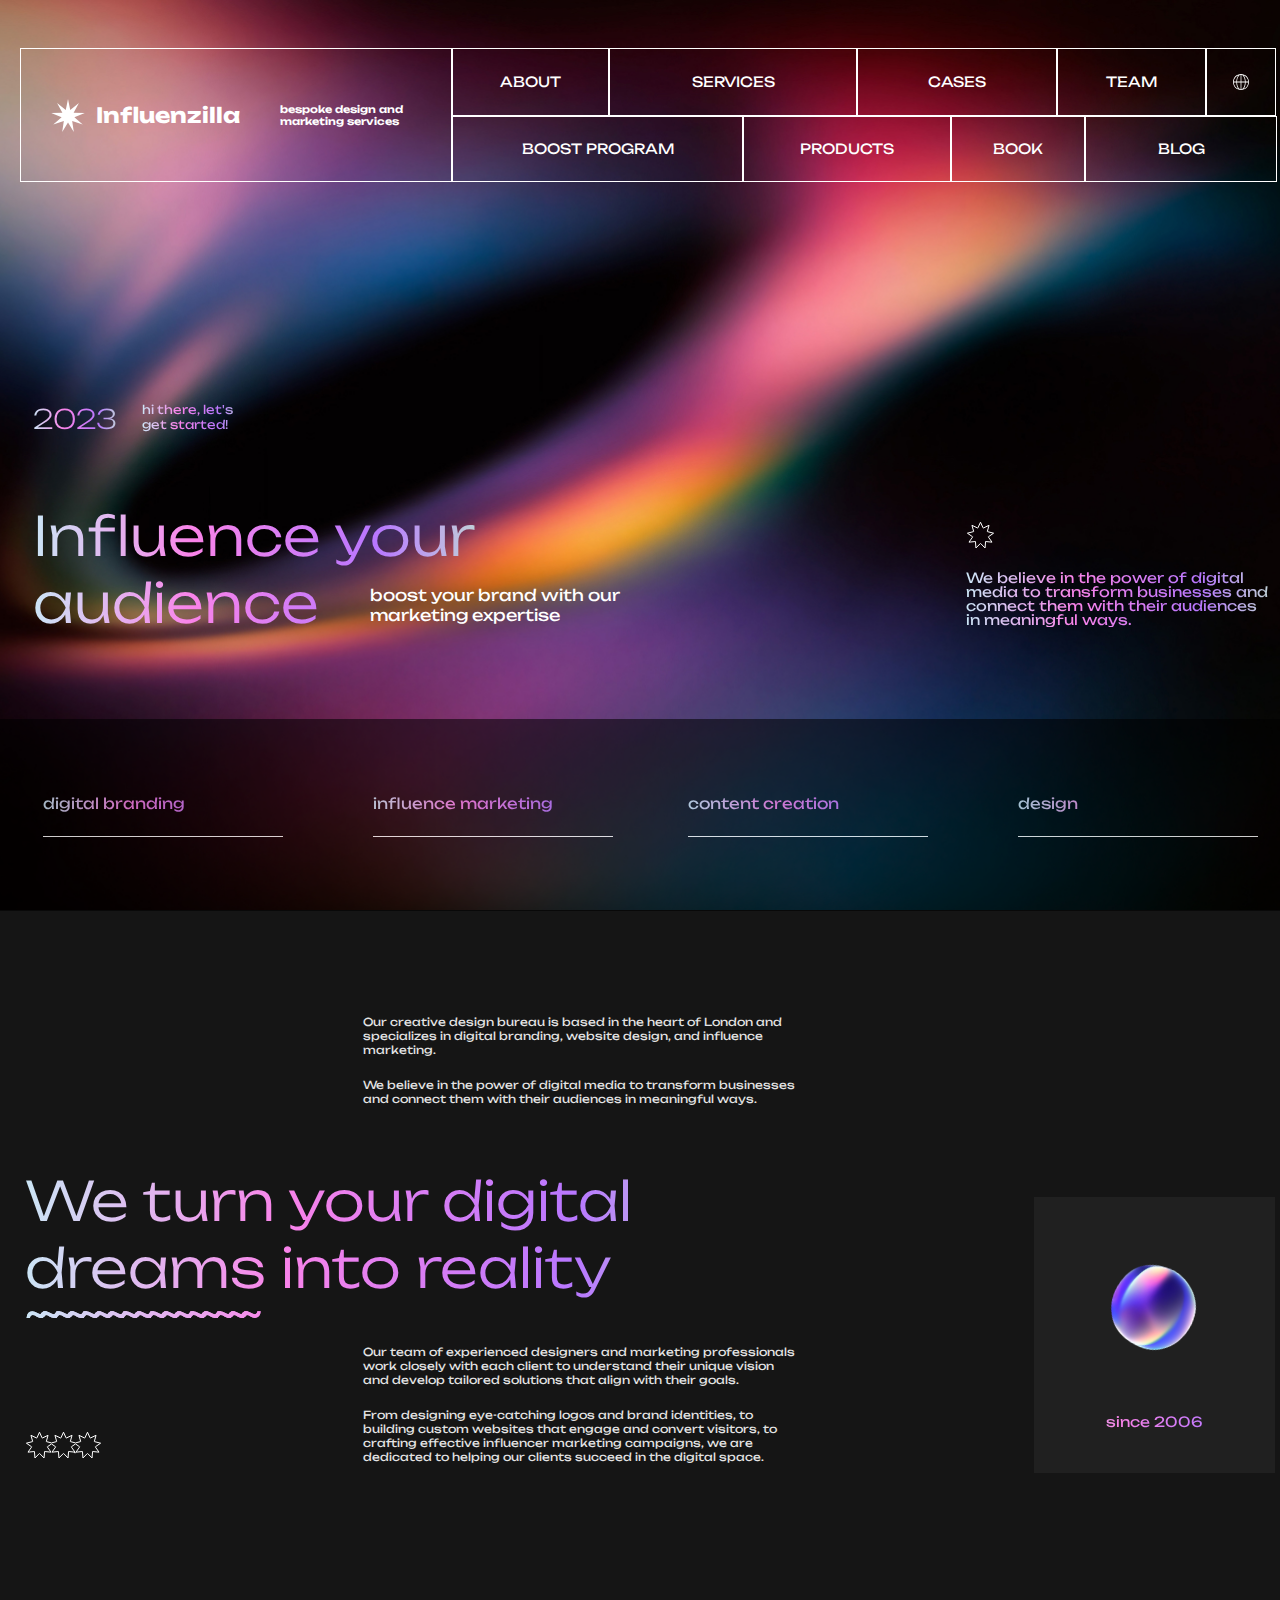
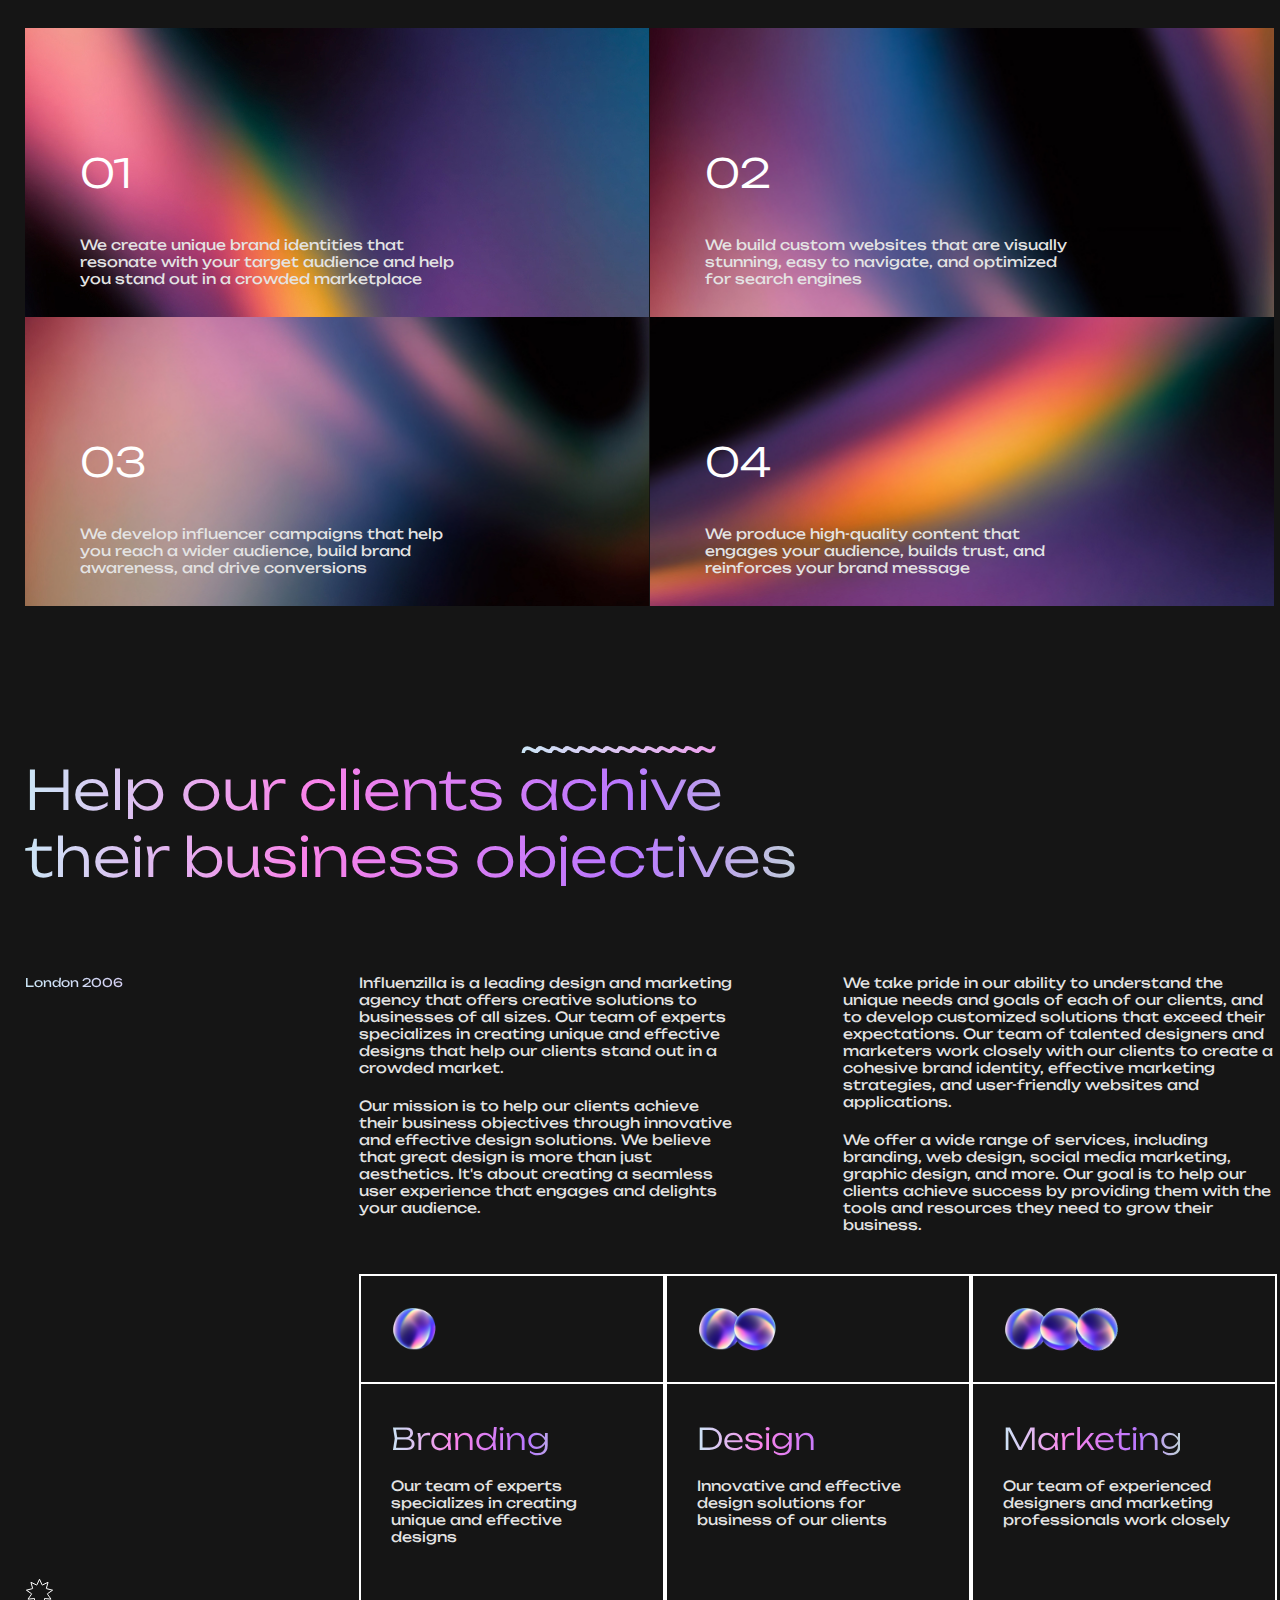
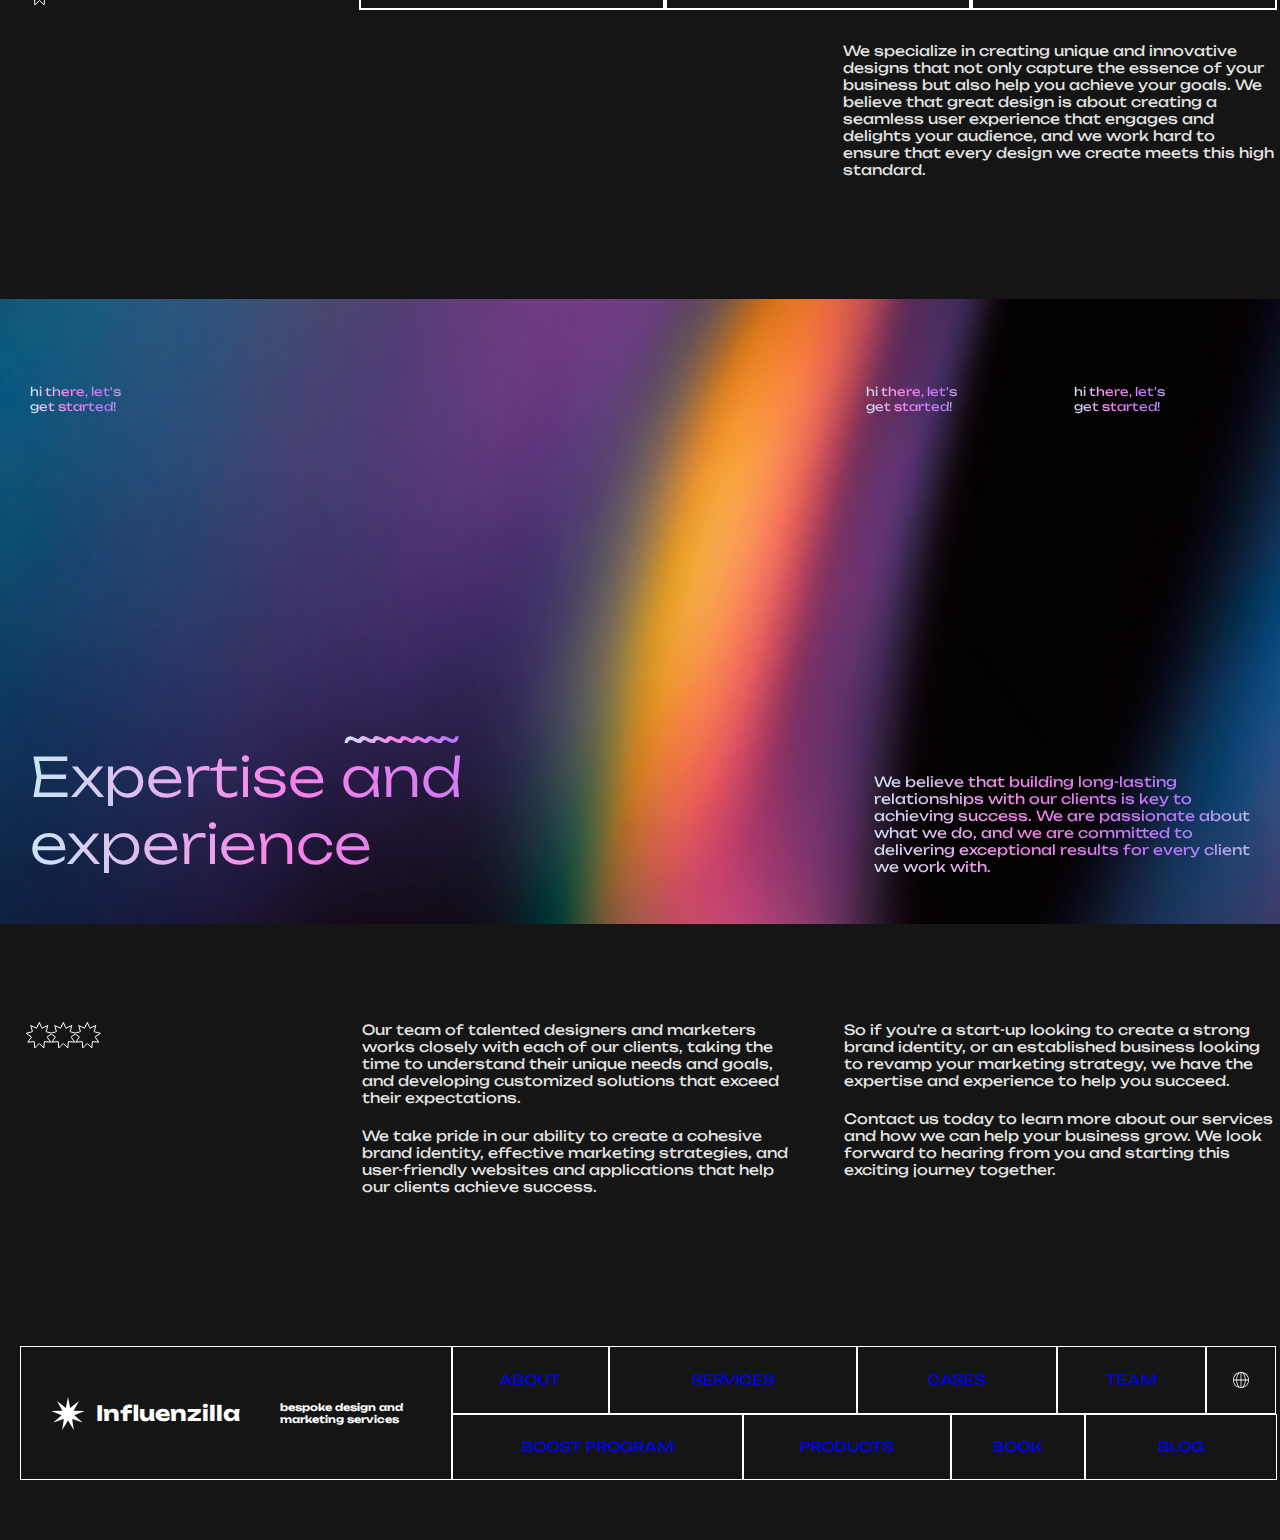
<file: index.html>
<!DOCTYPE html>
<html lang="en">
<head>
<!--    <meta name="viewport" content="width=device-width, initial-scale=1.0">-->
    <meta charset="UTF-8">
    <title>Influenzilla</title>
    <link rel="stylesheet" href="./css/main.css">
    <link rel="preconnect" href="https://fonts.googleapis.com">
    <link rel="preconnect" href="https://fonts.gstatic.com" crossorigin>
    <link href="https://fonts.googleapis.com/css2?family=Unbounded:wght@200..900&display=swap" rel="stylesheet">
</head>
<body>
    <div class="hello">
        <header class="header">
            <div class="logo">
                <img src="./images/Star%201.svg" alt="">
                <a href="#">Influenzilla</a>
                <span>bespoke design and <br> marketing services</span>
            </div>
            <nav class="nav">
                <div class="nav__items">
                    <a class="m-version-menu" href="#">MENU</a>
                    <a class="item1" href="second.html">ABOUT</a>
                    <a class="item2" href="#">SERVICES</a>
                    <a class="item3" href="#">CASES</a>
                    <a class="item4" href="#">TEAM</a>
                    <a class="item9" href="#"><img src="./images/Vector.svg" alt=""></a>
                </div>
                <div class="nav__items2">
                    <a class="item5" href="#">BOOST PROGRAM</a>
                    <a class="item6" href="#">PRODUCTS</a>
                    <a class="item7" href="#">BOOK</a>
                    <a class="item8" href="#">BLOG</a>
                </div>
            </nav>
        </header>
        <div class="preview">
            <div class="preview__container">
                <div class="preview__main">
                    <div class="preview__small-text">
                        <p>2023</p> <span>hi there, let's get started!</span>
                    </div>
                    <div class="preview__title-info-img">
                        <div class="preview__title">
                            <h1>Influence your <br> audience</h1>
                            <span>boost your brand with our <br> marketing expertise</span>
                        </div>
                        <div class="preview__info-img">
                            <img src="./images/Star%202.svg" alt="">
                            <p>We believe in the power of digital <br> media to transform businesses and <br> connect them with their
                                audiences <br> in meaningful ways.</p>
                        </div>
                    </div>
                </div>
            </div>
        </div>
        <div class="preview-footer">
            <div class="preview-footer__container">
                <div class="preview-footer__items">
                    <div class="preview-footer__items-top">
                        <div class="preview-footer__items-item stuff1">
                            <p>digital branding</p>
                        </div>
                        <div class="preview-footer__items-item">
                            <p>influence marketing</p>
                        </div>
                    </div>
                    <div class="preview-footer__items-bottom">
                        <div class="preview-footer__items-item stuff2">
                            <p>content creation</p>
                        </div>
                        <div class="preview-footer__items-item">
                            <p>design</p>
                        </div>
                    </div>
                </div>
            </div>
        </div>
    </div>
    <div class="dreams">
        <div class="dreams__container">
            <div class="dreams__text-block">
                <div class="dreams__text-block__container">
                    <div class="dreams__text-block__text-first">
<!--                        <div class="dreams__text-block__text-first-mini">London 2006</div>-->
                        <div class="dreams__text-block__text-first-p">
                            <p>Our creative design bureau is based in the heart of London
                                and specializes in digital branding, website design, and influence marketing.
                            </p>
                            <p>We believe in the power of digital media to transform businesses and connect
                                them with their audiences in meaningful ways.
                            </p>
                        </div>
                    </div>
                </div>
                <div class="dreams__text-block__title">
                    <h1>We turn your digital dreams into reality</h1>
                    <p>˜˜˜˜˜˜˜˜˜˜˜˜˜˜˜˜˜</p>
                    <img src="./images/Union.svg" alt="">
                </div>
                <div class="dreams__text-block__container">
                    <div class="dreams__text-block__text-second">
                        <p>Our team of experienced designers and marketing
                        professionals work closely with each client to understand
                        their unique vision and develop tailored solutions that align with their goals.
                    </p>
                        <p>From designing eye-catching logos and brand identities,
                        to building custom websites that engage and convert visitors,
                        to crafting effective influencer marketing campaigns, we are
                        dedicated to helping our clients succeed in the digital space.
                    </p>
                    </div>
                </div>
            </div>
            <div class="dreams__image-block">
                <div class="dreams__image-block__container">
                    <img src="./images/max_shirko_None_8e67bd67-2205-48d0-98c7-9b09c61eca12 (фон удален) 1.png"
                         height="266" width="266"/>
                    <p>since 2006</p>
                </div>
            </div>
        </div>
    </div>
    <div class="blocks">
        <div class="blocks__container">
          <div class="blocks__block">
              <h2>01</h2>
              <p>We create unique brand identities that resonate with your target audience
                  and help you stand out in a crowded marketplace
              </p>
          </div>
          <div class="blocks__block block2">
              <h2>02</h2>
              <p>
                  We build custom websites that are visually stunning, easy to navigate,
                  and optimized for search engines
              </p>
          </div>
          <div class="blocks__block block3">
              <h2>03</h2>
              <p>
                  We develop influencer campaigns that help you reach a wider
                  audience, build brand awareness, and drive conversions
              </p>
          </div>
          <div class="blocks__block block4">
              <h2>04</h2>
              <p>
                  We produce high-quality content that engages your audience,
                  builds trust, and reinforces your brand message
              </p>
          </div>
        </div>
    </div>
    <div class="business-objectives">
        <div class="business-objectives__container">
            <div class="business-objectives__title">
                <p>˜˜˜˜˜˜˜˜˜˜˜˜˜˜</p>
                <h2>Help our clients achive their business objectives</h2>
                <h5>London 2006</h5>
                <img src="./images/Star%203.svg" alt="">
            </div>
            <div class="business-objectives__main">
                <div class="objectives__main-text-block">
                    <div class="objectives__main-text-block__first">
                        <p>
                            Influenzilla is a leading design and marketing agency that offers
                            creative solutions to businesses of all sizes. Our team of experts
                            specializes in creating unique and effective designs that help our
                            clients stand out in a crowded market.
                        </p>
                        <p>
                            Our mission is to help our clients achieve their business
                            objectives through innovative and effective design solutions.
                            We believe that great design is more than just aesthetics. It's
                            about creating a seamless user experience that engages and delights your
                            audience.
                        </p>
                    </div>
                    <div class="objectives__main-text-block__second">
                        <p>
                            We take pride in our ability to understand the unique needs and goals
                            of each of our clients, and to develop customized solutions that exceed
                            their expectations. Our team of talented designers and marketers work
                            closely with our clients to create a cohesive brand identity, effective
                            marketing strategies, and user-friendly websites and applications.
                        </p>
                        <p>
                            We offer a wide range of services, including branding,
                            web design, social media marketing, graphic design, and more.
                            Our goal is to help our clients achieve success by providing them
                            with the tools and resources they need to grow their business.
                        </p>
                    </div>
                </div>
                <div class="objectives__main-table">
                    <div class="objectives__main-table__blocks">
                        <div class="main-table__blocks">
                            <div class="main-table__blocks-image1">
                                <img src="./images/max_shirko_None_8e67bd67-2205-48d0-98c7-9b09c61eca12%20(фон%20удален)%201.png" alt="">
                            </div>
                            <div class="main-table__blocks-text">
                                <h2>Branding</h2>
                                <p>Our team of experts specializes in creating unique and effective designs </p>
                            </div>
                        </div>
                        <div class="main-table__blocks">
                            <div class="main-table__blocks-image2">
                                <img src="./images/max_shirko_None_8e67bd67-2205-48d0-98c7-9b09c61eca12%20(фон%20удален)%201.png" alt="">
                                <img class="table__oval-img" src="./images/max_shirko_None_8e67bd67-2205-48d0-98c7-9b09c61eca12%20(фон%20удален)%201.png" alt="">
                            </div>
                            <div class="main-table__blocks-text">
                                <h2>Design</h2>
                                <p>Innovative and effective design solutions for business of our clients</p>
                            </div>
                        </div>
                        <div class="main-table__blocks">
                            <div class="main-table__blocks-image3">
                                <img src="./images/max_shirko_None_8e67bd67-2205-48d0-98c7-9b09c61eca12%20(фон%20удален)%201.png" alt="">
                                <img class="table__oval-img2" src="./images/max_shirko_None_8e67bd67-2205-48d0-98c7-9b09c61eca12%20(фон%20удален)%201.png" alt="">
                                <img class="table__oval-imm3" src="./images/max_shirko_None_8e67bd67-2205-48d0-98c7-9b09c61eca12%20(фон%20удален)%201.png" alt="">
                            </div>
                            <div class="main-table__blocks-text">
                                <h2>Marketing</h2>
                                <p>Our team of experienced designers and marketing professionals work closely </p>
                            </div>
                        </div>
                    </div>
                </div>
                <div class="objectives__main-text">
                    <p>
                        We specialize in creating unique and innovative designs that
                        not only capture the essence of your business but also help you
                        achieve your goals. We believe that great design is about creating
                        a seamless user experience that engages and delights your audience,
                        and we work hard to ensure that every design we create meets this high standard.
                    </p>
                </div>
            </div>
        </div>
    </div>
    <div class="expertise">
        <div class="expertise__container">
            <div class="expertise__header">
                <p>hi there, let's get started!</p>
                <p>hi there, let's get started!</p>
                <p>hi there, let's get started!</p>
            </div>
            <div class="expertise__main">
                <div class="expertise__main-p-h2">
                    <p>˜˜˜˜˜˜˜˜</p>
                    <h2>Expertise and experience</h2>
                </div>
                <h3>
                    We believe that building long-lasting relationships
                    with our clients is key to achieving success. We are
                    passionate about what we do, and we are committed to
                    delivering exceptional results for every client we work with.
                </h3>
            </div>
        </div>
    </div>
    <div class="big-footer">
        <div class="footer__container">
            <div class="footer__image">
                <img src="./images/Union%20(1).svg" alt="">
            </div>
            <div class="footer__text-blocks">
                <div class="footer__text-blocks--block">
                    <p>
                        Our team of talented designers and marketers works
                        closely with each of our clients, taking the time
                        to understand their unique needs and goals, and
                        developing customized solutions that exceed their expectations.
                    </p>
                    <p>
                        We take pride in our ability to create a cohesive
                        brand identity, effective marketing strategies,
                        and user-friendly websites and applications that
                        help our clients achieve success.
                    </p>
                </div>
                <div class="footer__text-blocks--block2">
                    <p>
                        So if you're a start-up looking to create a strong
                        brand identity, or an established business looking
                        to revamp your marketing strategy, we have the
                        expertise and experience to help you succeed.
                    </p>
                    <p>
                        Contact us today to learn more about our
                        services and how we can help your business
                        grow. We look forward to hearing from you
                        and starting this exciting journey together.
                    </p>
                </div>
            </div>
        </div>
    </div>
    <footer class="footer2">
        <div class="logo2">
            <img src="./images/Star%201.svg" alt="">
            <a href="index.html">Influenzilla</a>
            <span class="logo-span">bespoke design and <br> marketing services</span>
        </div>
        <nav class="nav2">
            <div class="nav__items">
                <a class="m-version-menu" href="#">MENU</a>
                <a class="m-version-policy" href="#">PRIVACY POLICY</a>
                <a class="item1" href="second.html">ABOUT</a>
                <a class="item2" href="#">SERVICES</a>
                <a class="item3" href="#">CASES</a>
                <a class="item4" href="#">TEAM</a>
                <a class="item9" href="#"><img src="./images/Vector.svg" alt=""></a>
            </div>
            <div class="nav__items2">
                <a class="item5" href="#">BOOST PROGRAM</a>
                <a class="item6" href="#">PRODUCTS</a>
                <a class="item7" href="#">BOOK</a>
                <a class="item8" href="#">BLOG</a>
            </div>
        </nav>
    </footer>
</body>
</html>
</file>
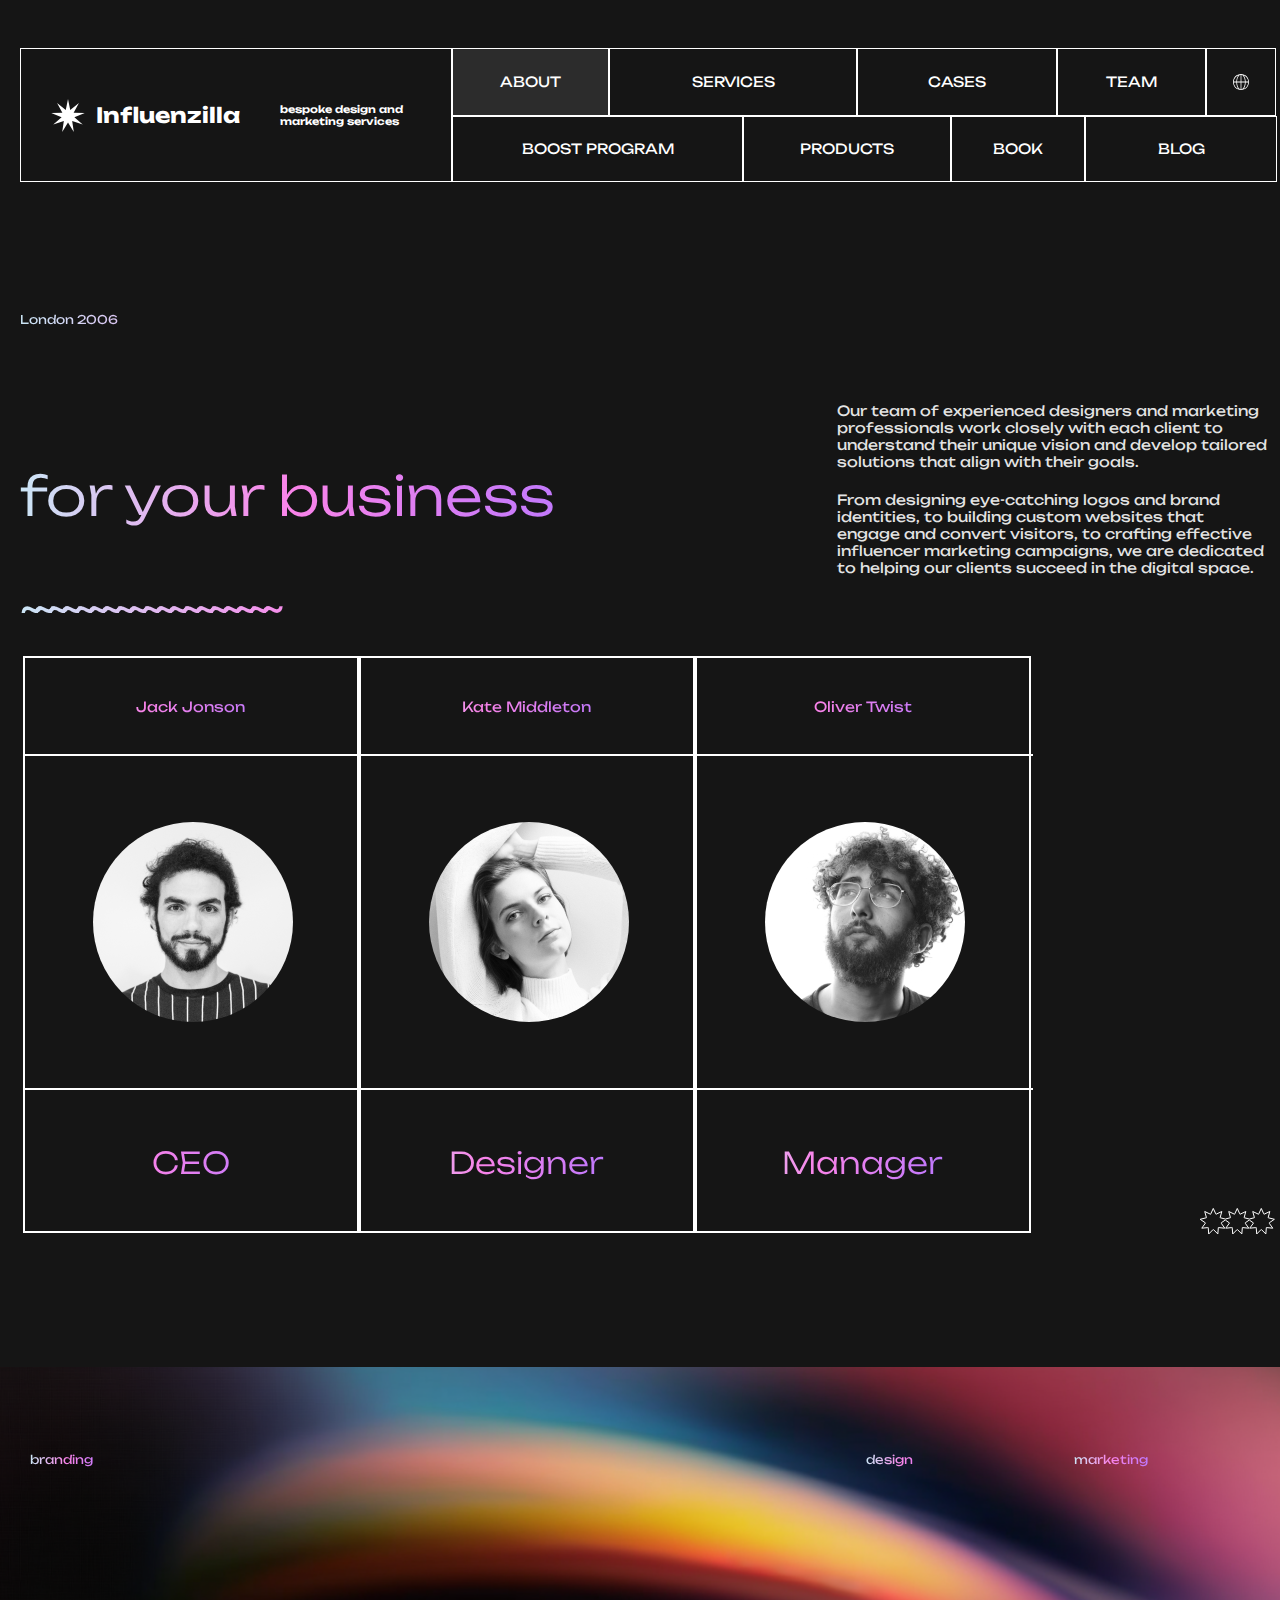
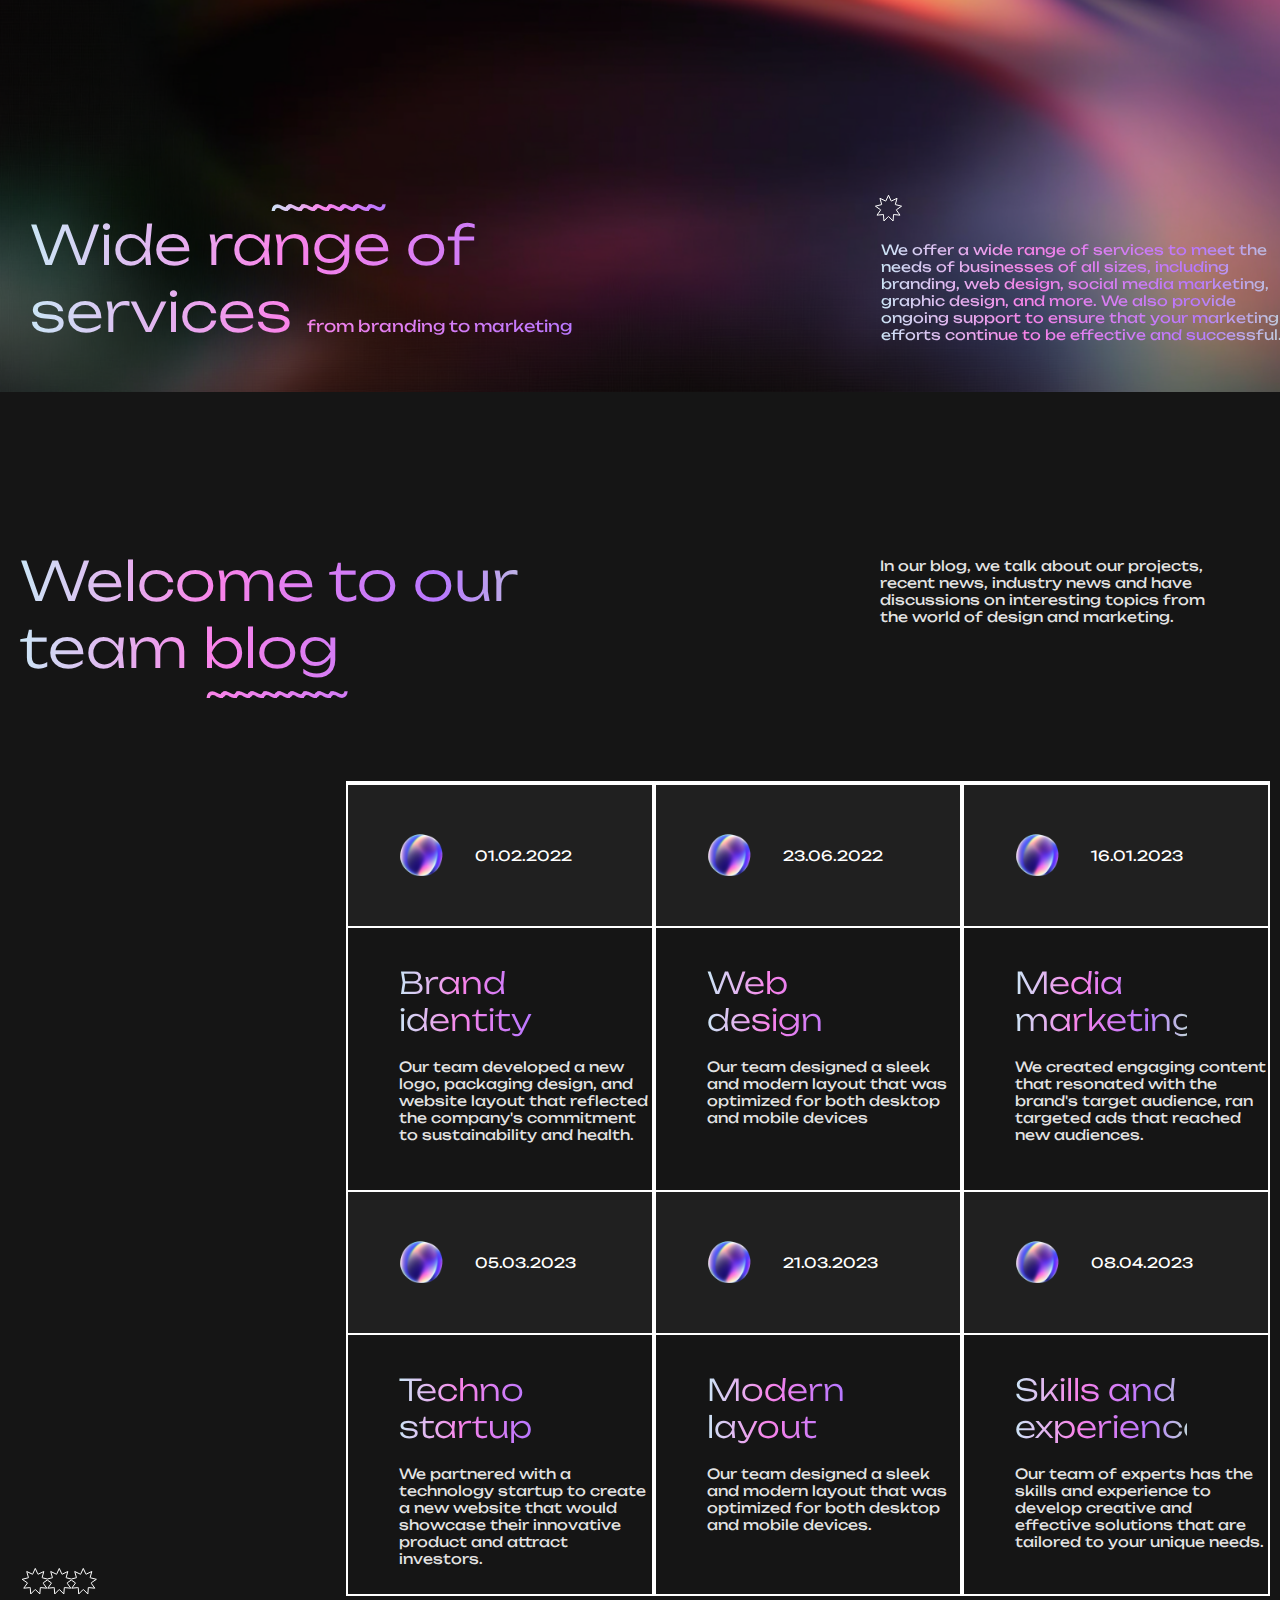
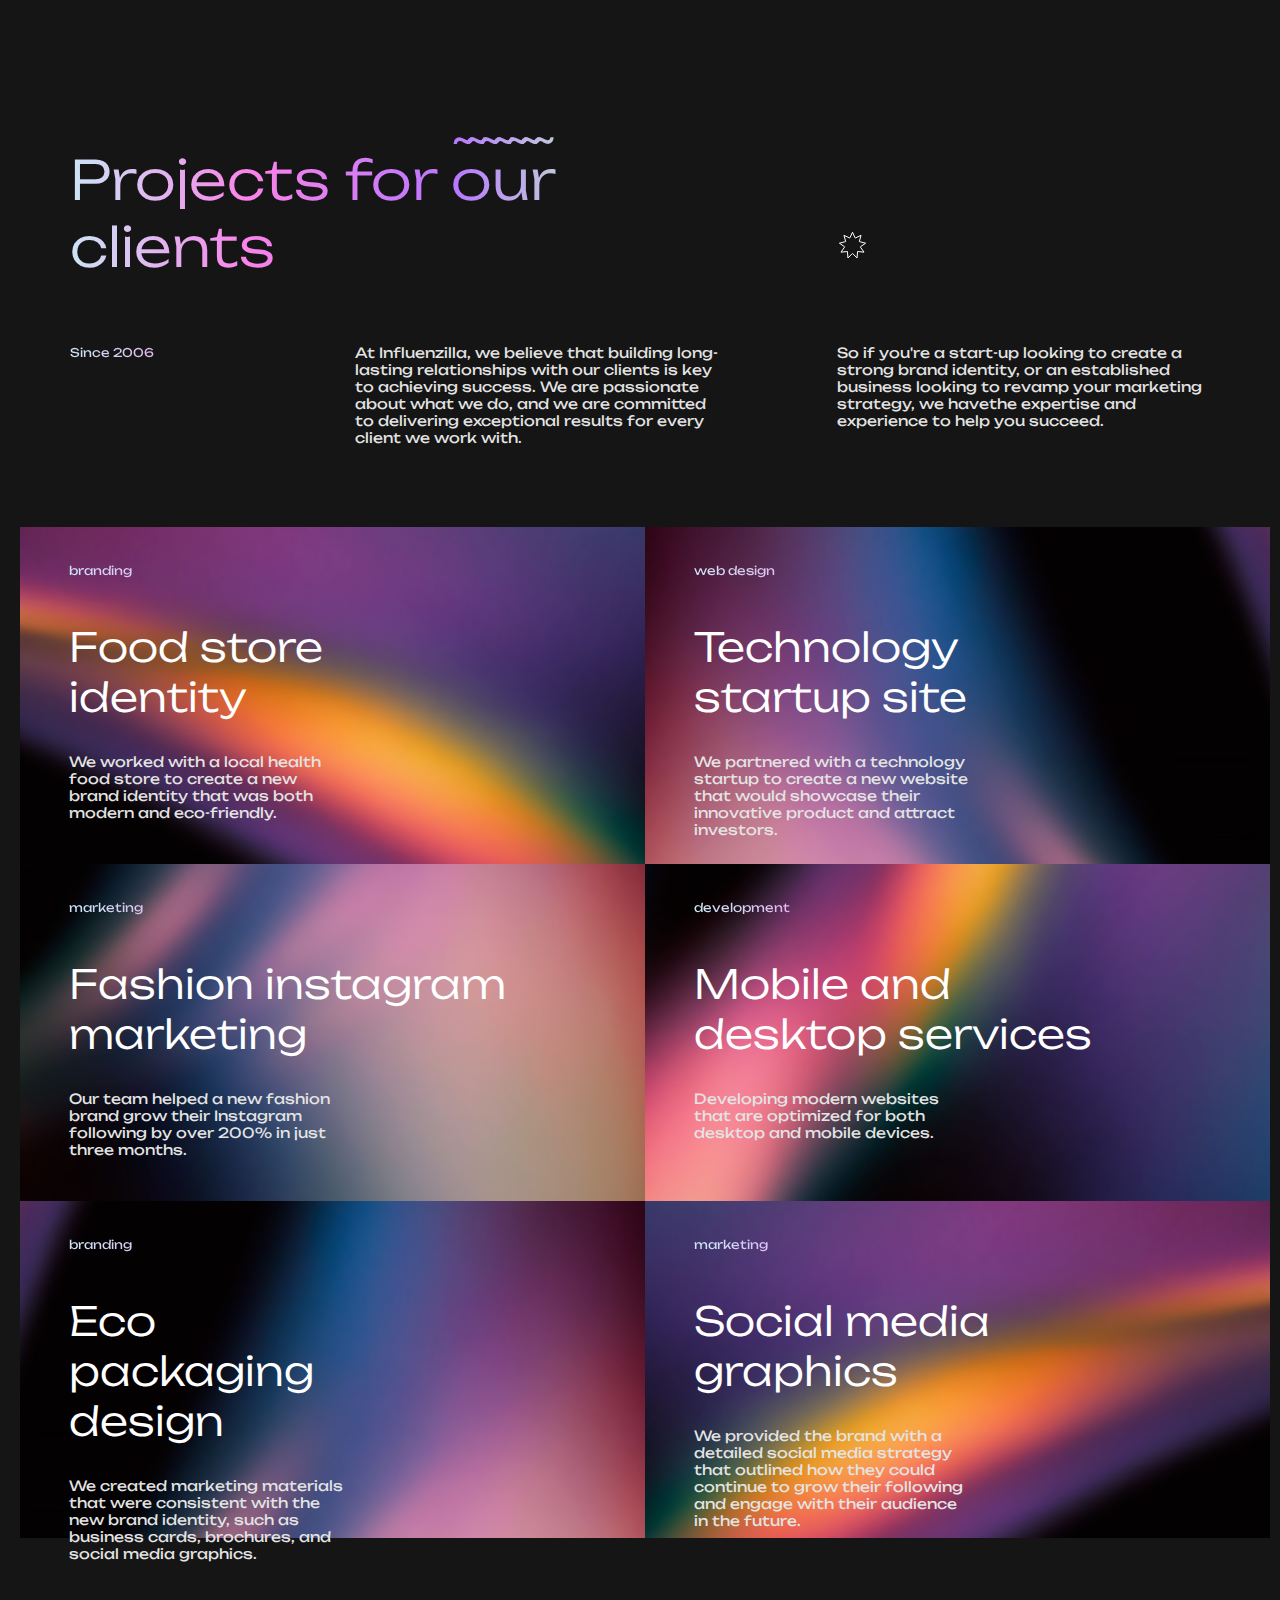
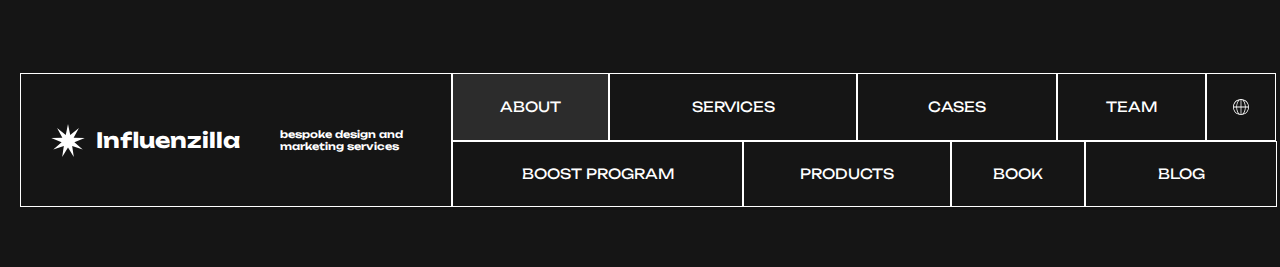
<file: second.html>
<!DOCTYPE html>
<html lang="en">
<head>
    <meta charset="UTF-8">
<!--    <meta name="viewport" content="width=device-width, initial-scale=1.0">-->
    <title>Title</title>
    <link rel="stylesheet" href="./css/second.css">
    <link rel="preconnect" href="https://fonts.googleapis.com">
    <link rel="preconnect" href="https://fonts.gstatic.com" crossorigin>
    <link href="https://fonts.googleapis.com/css2?family=Unbounded:wght@200..900&display=swap" rel="stylesheet">
</head>
<body>
    <header class="header">
        <div class="logo">
            <img src="./images/Star%201.svg" alt="">
            <a href="index.html">Influenzilla</a>
            <span>bespoke design and <br> marketing services</span>
        </div>
        <nav class="nav">
            <div class="nav__items">
                <a class="m-version-menu" href="#">MENU</a>
                <a class="item1" href="second.html">ABOUT</a>
                <a class="item2" href="#">SERVICES</a>
                <a class="item3" href="#">CASES</a>
                <a class="item4" href="#">TEAM</a>
                <a class="item9" href="#"><img src="./images/Vector.svg" alt=""></a>
            </div>
            <div class="nav__items2">
                <a class="item5" href="#">BOOST PROGRAM</a>
                <a class="item6" href="#">PRODUCTS</a>
                <a class="item7" href="#">BOOK</a>
                <a class="item8" href="#">BLOG</a>
            </div>
        </nav>
    </header>
    <div class="for-your">
        <div class="for-your__container">
            <div class="for-your__title">
                <h6>London 2006</h6>
                <h1>for your business</h1>
                <p>˜˜˜˜˜˜˜˜˜˜˜˜˜˜˜˜˜˜˜</p>
                <h2>Our professional team is on guard for your business</h2>
            </div>
            <div class="for-your__text">
                <p>
                    Our team of experienced designers and marketing professionals
                    work closely with each client to understand their unique
                    vision and develop tailored solutions that align with their goals.
                </p>
                <p>
                    From designing eye-catching logos and brand identities,
                    to building custom websites that engage and convert visitors,
                    to crafting effective influencer marketing campaigns, we are
                    dedicated to helping our clients succeed in the digital space.
                </p>
            </div>
        </div>
    </div>
    <div class="personal">
        <div class="personal__container">
            <div class="personal__block">
                <div class="personal__block--name">Jack Jonson</div>
                <div class="personal__block--photo">
                    <img src="./images/image%201.png" alt="">
                </div>
                <div class="personal__block--positions">CEO</div>
            </div>
            <div class="personal__block">
                <div class="personal__block--name">Kate Middleton</div>
                <div class="personal__block--photo">
                    <img src="./images/image%202.jpg" alt="">
                </div>
                <div class="personal__block--positions">Designer</div>
            </div>
            <div class="personal__block">
                <div class="personal__block--name">Oliver Twist</div>
                <div class="personal__block--photo">
                    <img src="./images/image%203.jpg" alt="">
                </div>
                <div class="personal__block--positions">Manager</div>
            </div>
            <div class="personal__image">
                <img src="./images/Union%20(1).svg" alt="">
            </div>
        </div>
    </div>
    <div class="expertise">
        <div class="expertise__container">
            <div class="expertise__header">
                <p>branding</p>
                <p>design</p>
                <p>marketing</p>
            </div>
            <div class="expertise__main">
                <div class="expertise__main-p-h2">
                    <p>˜˜˜˜˜˜˜˜</p>
                    <h2>Wide range of services <span>from branding to marketing</span></h2>
                </div>
                <div class="expertise__main-h3-image">
                    <img src="./images/Star%202.svg" alt="">
                    <h3>
                        We offer a wide range of services to meet the needs of businesses
                        of all sizes, including branding, web design, social media
                        marketing, graphic design, and more. We also provide ongoing
                        support to ensure that your marketing efforts continue to be
                        effective and successful.
                    </h3>
                </div>
            </div>
        </div>
    </div>
    <div class="team_blog">
        <div class="team_blog__container">
            <div class="team_blog__title">
                <div class="team_blog__title-h2-p">
                    <h2>Welcome to our team blog</h2>
                    <p>˜˜˜˜˜˜˜˜˜˜</p>
                </div>
                <div class="team_blog__title-text">
                    In our blog, we talk about our projects, recent news, industry
                    news and have discussions on interesting topics from the world
                    of design and marketing.
                </div>
            </div>
            <div class="team_blog__main">
                <div class="team_blog__main--image">
                    <img src="./images/Union%20(1).svg" alt="">
                </div>
                <div class="team_blog__main__block">
                    <div class="blog__main__block-h2-img">
                        <img src="./images/max_shirko_None_8e67bd67-2205-48d0-98c7-9b09c61eca12%20(фон%20удален)%201.png" alt="">
                        <h2>01.02.2022</h2>
                    </div>
                    <div class="blog__main__block-p">
                        <p>Brand identity</p>
                        <h3>
                            Our team developed a new logo, packaging
                            design, and website layout that reflected the company's commitment
                            to sustainability and health.
                        </h3>
                    </div>
                    <div class="blog__main__block-h2-img">
                        <img src="./images/max_shirko_None_8e67bd67-2205-48d0-98c7-9b09c61eca12%20(фон%20удален)%201.png" alt="">
                        <h2>05.03.2023</h2>
                    </div>
                    <div class="blog__main__block-p">
                        <p>Techno startup</p>
                        <h3>
                            We partnered with a technology startup to create a new
                            website that would showcase their innovative product
                            and attract investors.
                        </h3>
                    </div>
                </div>
                <div class="team_blog__main__block mobile-main-block">
                    <div class="blog__main__block-h2-img">
                        <img src="./images/max_shirko_None_8e67bd67-2205-48d0-98c7-9b09c61eca12%20(фон%20удален)%201.png" alt="">
                        <h2>23.06.2022</h2>
                    </div>
                    <div class="blog__main__block-p">
                        <p>Web design</p>
                        <h3>
                            Our team designed a sleek and modern layout that was
                            optimized for both desktop and mobile devices
                        </h3>
                    </div>
                    <div class="blog__main__block-h2-img">
                        <img src="./images/max_shirko_None_8e67bd67-2205-48d0-98c7-9b09c61eca12%20(фон%20удален)%201.png" alt="">
                        <h2>21.03.2023</h2>
                    </div>
                    <div class="blog__main__block-p">
                        <p>Modern layout</p>
                        <h3>
                            Our team designed a sleek and modern layout that was
                            optimized for both desktop and mobile devices.
                        </h3>
                    </div>
                </div>
                <div class="team_blog__main__block mobile-main-block">
                    <div class="blog__main__block-h2-img">
                        <img src="./images/max_shirko_None_8e67bd67-2205-48d0-98c7-9b09c61eca12%20(фон%20удален)%201.png" alt="">
                        <h2>16.01.2023</h2>
                    </div>
                    <div class="blog__main__block-p">
                        <p>Media marketing</p>
                        <h3>
                            We created engaging content that resonated with the brand's target audience,
                            ran targeted ads that reached new audiences.
                        </h3>
                    </div>
                    <div class="blog__main__block-h2-img">
                        <img src="./images/max_shirko_None_8e67bd67-2205-48d0-98c7-9b09c61eca12%20(фон%20удален)%201.png" alt="">
                        <h2>08.04.2023</h2>
                    </div>
                    <div class="blog__main__block-p">
                        <p>Skills and experience</p>
                        <h3>
                            Our team of experts has the skills and experience to develop
                            creative and effective solutions that are tailored to your
                            unique needs.
                        </h3>
                    </div>
                </div>
            </div>
        </div>
    </div>
    <div class="projects-clients">
        <div class="projects-clients__container">
            <div class="projects-clients__title">
                <div class="projects-clients__title-p-h2-h5">
                    <p>˜˜˜˜˜˜˜</p>
                    <h2>Projects for our clients </h2>
                    <h5>Since 2006</h5>
                </div>
                <div class="projects-clients__title-img">
                    <img src="./images/Star%202.svg" alt="">
                </div>
            </div>
            <div class="projects-clients__main">
                <p>
                    At Influenzilla, we believe that building long-lasting
                    relationships with our clients is key to achieving
                    success. We are passionate about what we do, and we
                    are committed to delivering exceptional results for
                    every client we work with.
                </p>
                <p>
                    So if you're a start-up looking to create a
                    strong brand identity, or an established business
                    looking to revamp your marketing strategy, we havethe
                    expertise and experience to help you succeed.
                </p>
            </div>
        </div>
    </div>
    <div class="main-projects">
        <div class="main-projects__container">
            <div class="main-projects__block block1">
                <div class="main-projects__block--minitext">branding</div>
                <div class="main-projects__block--title"> <p>Food store identity</p></div>
                <div class="main-projects__block--subtitle">
                    We worked with a local health food store to create a new brand
                    identity that was both modern and eco-friendly.
                </div>
            </div>
            <div class="main-projects__block block2">
                <div class="main-projects__block--minitext">web design</div>
                <div class="main-projects__block--title"><p>Technology startup site</p></div>
                <div class="main-projects__block--subtitle">
                    We partnered with a technology startup to create a new website that
                    would showcase their innovative product and attract investors.
                </div>
            </div>
            <div class="main-projects__block block3">
                <div class="main-projects__block--minitext">marketing</div>
                <div class="main-projects__block--title"><p>Fashion instagram marketing</p></div>
                <div class="main-projects__block--subtitle">
                    Our team helped a new fashion brand grow their Instagram
                    following by over 200% in just three months.
                </div>
            </div>
            <div class="main-projects__block block4">
                <div class="main-projects__block--minitext">development</div>
                <div class="main-projects__block--title"><p>Mobile and desktop services</p></div>
                <div class="main-projects__block--subtitle">
                    Developing modern websites that are optimized for
                    both desktop and mobile devices.
                </div>
            </div>
            <div class="main-projects__block block5">
                <div class="main-projects__block--minitext">branding</div>
                <div class="main-projects__block--title"><p>Eco packaging design</p></div>
                <div class="main-projects__block--subtitle">
                    We created marketing materials that were consistent with the new brand
                    identity, such as business cards, brochures, and social media graphics.
                </div>
            </div>
            <div class="main-projects__block block6">
                <div class="main-projects__block--minitext">marketing</div>
                <div class="main-projects__block--title"><p>Social media graphics</p></div>
                <div class="main-projects__block--subtitle">
                    We provided the brand with a detailed social media strategy
                    that outlined how they could continue to grow their following
                    and engage with their audience in the future.
                </div>
            </div>
        </div>
    </div>
    <footer class="footer2">
        <div class="logo2">
            <img src="./images/Star%201.svg" alt="">
            <a href="index.html">Influenzilla</a>
            <span class="logo-span">bespoke design and <br> marketing services</span>
        </div>
        <nav class="nav2">
            <div class="nav__items">
                <a class="m-version-menu" href="#">MENU</a>
                <a class="m-version-policy" href="#">PRIVACY POLICY</a>
                <a class="item1" href="second.html">ABOUT</a>
                <a class="item2" href="#">SERVICES</a>
                <a class="item3" href="#">CASES</a>
                <a class="item4" href="#">TEAM</a>
                <a class="item9" href="#"><img src="./images/Vector.svg" alt=""></a>
            </div>
            <div class="nav__items2">
                <a class="item5" href="#">BOOST PROGRAM</a>
                <a class="item6" href="#">PRODUCTS</a>
                <a class="item7" href="#">BOOK</a>
                <a class="item8" href="#">BLOG</a>
            </div>
        </nav>
    </footer>
</body>
</html>
</file>
<file: css/main.css>
/*Обнуление*/
*{padding:0;margin:0;border:0;}
*,*:before,*:after{-moz-box-sizing:border-box;-webkit-box-sizing:border-box;box-sizing:border-box;}
:focus,:active{outline:none;}
a:focus,a:active{outline:none;}
nav,footer,header,aside{display:block;}
html,body{height:100%;width:100%;font-size:100%;line-height:1;font-size:14px;-ms-text-size-adjust:100%;-moz-text-size-adjust:100%;-webkit-text-size-adjust:100%;}
input,button,textarea{font-family:inherit;}
/*input::-ms-clear{display:none;}*/
button{cursor:pointer;}
button::-moz-focus-inner{padding:0;border:0;}
a,a:visited{text-decoration:none;}
a:hover{text-decoration:none;}
ul li{list-style:none;}
img{vertical-align:top;}
h1,h2,h3,h4,h5,h6{font-size:inherit;font-weight:inherit;}
/*--------------------*/
body a:visited{
    color: #FFFFFF !important;
}
body{
    background-color: #151515;
    font-family: Unbounded, sans-serif;
}
.hello{
    background-image: url("../images/max_shirko_None_b20aa929-95e1-4cff-81b4-8d0306ac0b3e-2 1.jpg");
    background-size: cover;
    background-position: center;
    background-repeat: no-repeat;
    max-width: 100%;
    height: 910px;
    min-width: 1300px;
}
header{
    margin: 0 auto;
}
.header {
    display: grid;
    grid-template-columns: 1fr 3fr;
    max-width: 1300px;
    margin-bottom: 220px;
    padding: 48px 20px 0 20px;
}
.logo,
.logo2{
    display: flex;
    align-items: center;
    font-size: 1.5rem;
    font-weight: bold;
    color: white;
    border: #FFFFFF 1px solid;
    width: 432px;
    height: 134px;
}
.logo img,
.logo2 img{
    margin-right: 11px;
    margin-left: 30px;
}
.logo a,
.logo2 a{
    margin-right: 40px;
    color: #FFFFFF;
}
.logo span{
    color: #FFF;
    font-size: 10px;
    font-style: normal;
    font-weight: 600;
    line-height: normal;
}
.nav {
    /*display: flex;*/
    height: 134px;
}

.nav a {
    text-decoration: none;
    color: white;
    padding: 0.5rem 1rem;
    transition: background 0.3s;
}

.nav a:hover {
    background-color: rgba(255, 255, 255, 0.2);
}
.nav__items{
    display: flex;
}
.item1{
    display: flex;
    width: 157px;
    height: 68.047px;
    flex-direction: column;
    justify-content: center;
    flex-shrink: 0;
    border: #FFFFFF 1px solid;
    border-radius: 0;
    text-align: center;
}
.item2{
    display: flex;
    width: 248px;
    height: 68.047px;
    flex-direction: column;
    justify-content: center;
    flex-shrink: 0;
    border: #FFFFFF 1px solid;
    text-align: center;
}
.item3{
    display: flex;
    width: 199.584px;
    height: 68.047px;
    flex-direction: column;
    justify-content: center;
    flex-shrink: 0;
    border: #FFFFFF 1px solid;
    text-align: center;
}
.item4{
    display: flex;
    width: 149.788px;
    height: 68.047px;
    flex-direction: column;
    justify-content: center;
    flex-shrink: 0;
    border: #FFFFFF 1px solid;
    text-align: center;
}
.nav__items2{
    display: flex;
}
.item5{
    display: flex;
    width: 291px;
    height: 66px;
    flex-direction: column;
    justify-content: center;
    flex-shrink: 0;
    border: #FFFFFF 1px solid;
    text-align: center;
}
.item6{
    display: flex;
    width: 208px;
    height: 66px;
    flex-direction: column;
    justify-content: center;
    flex-shrink: 0;
    border: #FFFFFF 1px solid;
    text-align: center;
}
.item7{
    display: flex;
    width: 134px;
    height: 66px;
    flex-direction: column;
    justify-content: center;
    flex-shrink: 0;
    border: #FFFFFF 1px solid;
    text-align: center;
}
.item8{
    display: flex;
    width: 192px;
    height: 66px;
    flex-direction: column;
    justify-content: center;
    flex-shrink: 0;
    border: #FFFFFF 1px solid;
    text-align: center;
}
.item9{
    width: 70px;
    height: 68px;
    flex-shrink: 0;
    border: #FFFFFF 1px solid;
    text-align: center;
    display: flex;
    justify-content: center;
    align-items: center;
}
.m-version-menu{
    display: none;
}
.preview__container{
    width: 1235px;
    margin: 0 auto;
    margin-bottom: 82px;
}
.preview__small-text{
    display: flex;
    margin-bottom: 66px;
}
.preview__small-text p{
    font-size: 27px;
    font-style: normal;
    font-weight: 250;
    line-height: normal;
    background: linear-gradient(91deg, #C6F1F7 -4.01%, #F983E9 36.14%, #B877FF 77.44%, #C2E9CD 106.11%);
    background-clip: text;
    -webkit-background-clip: text;
    -webkit-text-fill-color: transparent;
    margin-right: 25px;
}
.preview__small-text span{
    width: 100px;
    height: 30px;
    display: flex;
    font-size: 12px;
    font-style: normal;
    font-weight: 400;
    line-height: normal;
    background: linear-gradient(91deg, #C6F1F7 -4.01%, #F983E9 36.14%, #B877FF 77.44%, #C2E9CD 106.11%);
    background-clip: text;
    -webkit-background-clip: text;
    -webkit-text-fill-color: transparent;
}
.preview__title-info-img{
    display: flex;
    justify-content: space-between;
}
.preview__title{
    display: flex;
    width: 709px;
    height: 135px;
}
.preview__title h1{
    font-size: 54px;
    font-style: normal;
    font-weight: 300;
    line-height: normal;
    background: linear-gradient(91deg, #C6F1F7 -4.01%, #F983E9 36.14%, #B877FF 77.44%, #C2E9CD 106.11%);
    background-clip: text;
    -webkit-background-clip: text;
    -webkit-text-fill-color: transparent;
}
.preview__title span{
    color: #FFF;
    font-size: 16px;
    font-style: normal;
    font-weight: 400;
    line-height: normal;
    position: relative;
    top: 83px;
    right: 105px;
}
.preview__info-img{
    display: flex;
    flex-direction: column;
    justify-content: end;
    padding-bottom: 10px;
}
.preview__info-img img{
    margin-bottom: 21px;
    width: 29px;
    height: 29px;
    flex-shrink: 0;
}
.preview__info-img p{
    background: linear-gradient(91deg, #C6F1F7 -4.01%, #F983E9 36.14%, #B877FF 77.44%, #C2E9CD 106.11%);
    background-clip: text;
    -webkit-background-clip: text;
    -webkit-text-fill-color: transparent;
}

.preview-footer{
    opacity: 0.8;
    background: rgba(0, 0, 0, 0.70);
    height: 192px;
    display: flex;
    align-items: center;
    justify-content: space-between;
}
.preview-footer__container{
    max-width: 1215px;
    height: 80px;
    margin: 0 auto;
    display: flex;
}
.preview-footer__items{
    display: flex;
    align-items: center;
    width: 1215px;
    justify-content: space-between;
}
.preview-footer__items-top,
.preview-footer__items-bottom{
    display: flex;
}
.stuff1,
.stuff2{
    margin-right: 90px;
}
.preview-footer__items p{
    width: 240px;
    font-size: 15px;
    font-style: normal;
    font-weight: 400;
    line-height: normal;
    background: linear-gradient(91deg, #C6F1F7 -4.01%, #F983E9 36.14%, #B877FF 77.44%, #C2E9CD 106.11%);
    background-clip: text;
    -webkit-background-clip: text;
    -webkit-text-fill-color: transparent;
    padding-bottom: 23px;
}
.preview-footer__items-item{
    border-bottom: 1px solid #FFF;
}


/*--------------------*/

.dreams{
    margin-bottom: 155px;
    padding: 0 25px 0 25px;
}
.dreams__container{
    width: 1250px;
    height: 458px;
    margin: 0 auto;
    margin-top: 105px;
    display: flex;
    justify-content: space-between;
}
.dreams__text-block{
    width: 770px;
}
.dreams__text-block__container{
    display: flex;
    flex-direction: column;
    align-items: end;
}
.dreams__text-block__container span{
    align-items: start;
}

.dreams__text-block__text-first,
.dreams__text-block__text-second{
    color: #E4E4E4;
    font-size: 11px;
    font-style: normal;
    font-weight: 400;
    line-height: normal;
    width: 432px;
}
.dreams__text-block__text-first{
    display: flex;
}
.dreams__text-block__text-first p,
.dreams__text-block__text-second p{
    margin-bottom: 21px;
}
.dreams__text-block__title{
    width: 709px;
    height: 178px;
    font-size: 54px;
    font-style: normal;
    font-weight: 300;
    line-height: normal;
    background: linear-gradient(91deg, #C6F1F7 -4.01%, #F983E9 36.14%, #B877FF 77.44%, #C2E9CD 106.11%);
    background-clip: text;
    -webkit-background-clip: text;
    -webkit-text-fill-color: transparent;
    margin-top: 40px;
}
.dreams__text-block__title p{
    font-size: 48px;
    font-style: normal;
    font-weight: 300;
    line-height: normal;
    letter-spacing: -9.6px;
    background: linear-gradient(91deg, #C6F1F7 -4.01%, #F983E9 36.14%, #B877FF 77.44%, #C2E9CD 106.11%);
    background-clip: text;
    -webkit-background-clip: text;
    -webkit-text-fill-color: transparent;
}
.dreams__text-block__title img{
    position: relative;
    top: 70px;
}
.dreams__image-block{
    display: flex;
    align-items: end;
}
.dreams__image-block__container{
    width: 241px;
    height: 276px;
    flex-shrink: 0;
    background: #202020;
}
.dreams__image-block__container img{
    padding-right: 13px;
    width: 226px;
    height: 216px;
    transform: rotate(-164.701deg);
    flex-shrink: 0;
}
.dreams__image-block__container p{
    font-size: 14px;
    font-style: normal;
    font-weight: 400;
    line-height: normal;
    background: linear-gradient(91deg, #C6F1F7 -4.01%, #F983E9 36.14%, #B877FF 77.44%, #C2E9CD 106.11%);
    background-clip: text;
    -webkit-background-clip: text;
    -webkit-text-fill-color: transparent;
    text-align: center;
}


/*--------------------*/

.blocks{
    margin-bottom: 130px;
    padding: 0 25px 0 25px;
}
.blocks__container{
    width: 1250px;
    margin: 0 auto;
    display: grid;
    grid-template-columns: repeat(2, 2fr);
}
.blocks__block{
    background-image: url("../images/Rectangle 20.jpg");
    background-size: cover;
    background-position: center;
    background-repeat: no-repeat;
    width: 624px;
    height: 289px;
    flex-shrink: 0;
}
.block2{
    background-image: url("../images/Rectangle 21.jpg");
}
.block3{
    background-image: url("../images/Rectangle 22.jpg");
}
.block4{
    background-image: url("../images/Rectangle 23.jpg");
}
.blocks__block h2{
    color: #FFF;
    font-size: 40px;
    font-style: normal;
    font-weight: 300;
    line-height: normal;
    margin-bottom: 38px;
    margin-top: 120px;
    margin-left: 55px;
}
.blocks__block p{
    color: #E4E4E4;
    font-size: 14px;
    font-style: normal;
    font-weight: 400;
    line-height: normal;
    display: flex;
    width: 374.221px;
    height: 51.041px;
    flex-direction: column;
    justify-content: center;
    flex-shrink: 0;
    margin-left: 55px;
}


/*--------------------*/

.business-objectives{
    padding: 0 25px 0 25px;
}
.business-objectives__container{
    width: 1250px;
    height: 1041px;
    margin: 0 auto;
    margin-bottom: 122px;

}
.business-objectives__title{
    margin-bottom: 40px;
}
.business-objectives__title h2{
    width: 780px;
    font-size: 54px;
    font-style: normal;
    font-weight: 300;
    line-height: normal;
    background: linear-gradient(91deg, #C6F1F7 -4.01%, #F983E9 36.14%, #B877FF 77.44%, #C2E9CD 106.11%);
    background-clip: text;
    -webkit-background-clip: text;
    -webkit-text-fill-color: transparent;
}
.business-objectives__title p{
    height: 20px;
    font-size: 48px;
    font-style: normal;
    font-weight: 300;
    line-height: normal;
    letter-spacing: -9.6px;
    background: linear-gradient(91deg, #C6F1F7 -4.01%, #F983E9 36.14%, #B877FF 77.44%, #C2E9CD 106.11%);
    background-clip: text;
    -webkit-background-clip: text;
    -webkit-text-fill-color: transparent;
    margin-left: 495px;
    margin-top: 20px;
}
.business-objectives__title h5{
    font-size: 12px;
    font-style: normal;
    font-weight: 400;
    line-height: normal;
    background: linear-gradient(91deg, #C6F1F7 -4.01%, #F983E9 36.14%, #B877FF 77.44%, #C2E9CD 106.11%);
    background-clip: text;
    -webkit-background-clip: text;
    -webkit-text-fill-color: transparent;
    position: relative;
    top: 85px;
}
.business-objectives__title img{
    position: relative;
    top: 673px;
}
.business-objectives__main{
    width: 1250px;
    display: flex;
    flex-direction: column;
    align-items: end;
}
.objectives__main-text-block{
    width: 916px;
    display: flex;
    justify-content: space-between;
    margin-bottom: 20px;
}
.objectives__main-text-block__first{
    width: 373px;
}
.objectives__main-text-block__second{
    width: 432px;
}
.objectives__main-text-block__first p,
.objectives__main-text-block__second p{
    color: #E4E4E4;
    font-size: 14px;
    font-style: normal;
    font-weight: 400;
    line-height: normal;
    margin-bottom: 21px;
}
.objectives__main-table{
    margin-bottom: 32px ;
}
.objectives__main-table__blocks{
    width: 916px;
    display: flex;
}
.main-table__blocks{
    width: 306px;
    height: 336px;
    flex-shrink: 0;
    border: 2px solid #FFF;
}
.main-table__blocks-image1{
    border-bottom: #FFFFFF 2px solid;
}
.main-table__blocks-image1 img{
    width: 106.647px;
    height: 106.299px;
    flex-shrink: 0;
}
.main-table__blocks-text{
    padding: 36px 95px 47px 30px;
}
.main-table__blocks h2{
    font-size: 30px;
    font-style: normal;
    font-weight: 300;
    line-height: normal;
    background: linear-gradient(91deg, #C6F1F7 -4.01%, #F983E9 36.14%, #B877FF 77.44%, #C2E9CD 106.11%);
    background-clip: text;
    -webkit-background-clip: text;
    -webkit-text-fill-color: transparent;
    margin-bottom: 20px;
}
.main-table__blocks p{
    width: 240px;
    color: #E4E4E4;
    font-size: 14px;
    font-style: normal;
    font-weight: 400;
    line-height: normal;
}
.objectives__main-text{
    width: 432px;
    color: #E4E4E4;
    font-size: 14px;
    font-style: normal;
    font-weight: 400;
    line-height: normal;
}
.main-table__blocks-image2,
.main-table__blocks-image3{
    border-bottom: #FFFFFF 2px solid;
}
.main-table__blocks-image2 img,
.main-table__blocks-image3 img {
    width: 106.647px;
    height: 106.299px;
    flex-shrink: 0;
}
.table__oval-img,
.table__oval-img2{
    position: relative;
    right: 73px;
    transform: rotate(90deg);
}
.table__oval-imm3{
    position: relative;
    right: 143px;
    transform: rotate(113.11deg);
}
.main-table__blocks-image2,
.main-table__blocks-image3{
    display: flex;
}



/*--------------------*/

.expertise{
    background-image: url("../images/max_shirko_None_b20aa929-95e1-4cff-81b4-8d0306ac0b3e-2 2.jpg");
    background-size: cover;
    background-position: center;
    background-repeat: no-repeat;
    max-width: 100%;
    height: 625px;
    min-width: 1300px;
    padding: 0 25px 0 25px;
}
.expertise__container{
    width: 1240px;
    height: 575px;
    padding-top: 85px;
    margin: 0 auto;
}
.expertise__header{
    display: flex;
}
.expertise__header p{
    width: 100px;
    height: 29.722px;
    font-size: 12px;
    font-style: normal;
    font-weight: 400;
    line-height: normal;
    background: linear-gradient(91deg, #C6F1F7 -4.01%, #F983E9 36.14%, #B877FF 77.44%, #C2E9CD 106.11%);
    background-clip: text;
    -webkit-background-clip: text;
    -webkit-text-fill-color: transparent;
}
.expertise__header p:first-child{
    margin-right: 736px;
}
.expertise__header p:nth-child(2){
    margin-right: 108px;
}
.expertise__main{
    display: flex;
    margin-top: 312px;
}
.expertise__main-p-h2 p{
    font-size: 48px;
    font-style: normal;
    height: 17px;
    width: 147px;
    font-weight: 300;
    line-height: normal;
    letter-spacing: -9.6px;
    background: linear-gradient(91deg, #C6F1F7 -4.01%, #F983E9 36.14%, #B877FF 77.44%, #C2E9CD 106.11%);
    background-clip: text;
    -webkit-background-clip: text;
    -webkit-text-fill-color: transparent;
    margin-left: 313px;
}
.expertise__main-p-h2 h2{
    width: 709px;
    height: 132px;
    font-size: 54px;
    font-style: normal;
    font-weight: 300;
    line-height: normal;
    background: linear-gradient(91deg, #C6F1F7 -4.01%, #F983E9 36.14%, #B877FF 77.44%, #C2E9CD 106.11%);
    background-clip: text;
    -webkit-background-clip: text;
    -webkit-text-fill-color: transparent;
    margin-right: 135px;
}
.expertise__main h3{
    font-size: 14px;
    font-style: normal;
    font-weight: 400;
    line-height: normal;
    width: 485px;
    background: linear-gradient(91deg, #C6F1F7 -4.01%, #F983E9 36.14%, #B877FF 77.44%, #C2E9CD 106.11%);
    background-clip: text;
    -webkit-background-clip: text;
    -webkit-text-fill-color: transparent;
    display: flex;
    align-items: end;
}


/*--------------------*/

.big-footer{
    padding: 0 25px 0 25px;
}
.footer__container{
    max-width: 1251px;
    min-height: 140px;
    margin: 0 auto;
    padding-top: 97px;
    display: flex;
    margin-bottom: 130px;

}
.footer__image{
    margin-right: 260px;
}
.footer__text-blocks{
    display: flex;
}
.footer__text-blocks--block,
.footer__text-blocks--block2{
    width: 432px;
    color: #E4E4E4;
    font-size: 14px;
    font-style: normal;
    font-weight: 400;
    line-height: normal;
    margin-right: 50px;
}
.footer__text-blocks--block:last-child{
    margin-right: 0;
}
.footer__text-blocks--block p,
.footer__text-blocks--block2 p{
    margin-bottom: 21px;
}



/*--------------------*/

footer{
    margin: 0 auto;
}
.footer2 {
    display: grid;
    grid-template-columns: 1fr 3fr;
    max-width: 1300px;
    margin-bottom: 220px;
    padding: 0 20px 60px 20px;

}
.logo-span{
    color: #FFF;
    font-size: 10px;
    font-style: normal;
    font-weight: 600;
    line-height: normal;
}
.m-version-policy{
    display: none;
}
</file>
<file: css/second.css>
/*Обнуление*/
*{padding:0;margin:0;border:0;}
*,*:before,*:after{-moz-box-sizing:border-box;-webkit-box-sizing:border-box;box-sizing:border-box;}
:focus,:active{outline:none;}
a:focus,a:active{outline:none;}
nav,footer,header,aside{display:block;}
html,body{height:100%;width:100%;font-size:100%;line-height:1;font-size:14px;-ms-text-size-adjust:100%;-moz-text-size-adjust:100%;-webkit-text-size-adjust:100%;}
input,button,textarea{font-family:inherit;}
/*input::-ms-clear{display:none;}*/
button{cursor:pointer;}
button::-moz-focus-inner{padding:0;border:0;}
a,a:visited{text-decoration:none;}
a:hover{text-decoration:none;}
ul li{list-style:none;}
img{vertical-align:top;}
h1,h2,h3,h4,h5,h6{font-size:inherit;font-weight:inherit;}
/*--------------------*/
body a{
    color: #FFFFFF;
}
body{
    background-color: #151515;
    font-family: Unbounded, sans-serif;

}
@media(max-width: 400px){
    body{
        height: 4890px;
        overflow-x: hidden;
    }
}
header{
    margin: 0 auto;
}
.header {
    display: grid;
    grid-template-columns: 1fr 3fr;
    max-width: 1300px;
    margin-bottom: 220px;
    padding: 48px 20px 0 20px;
}
.logo {
    display: flex;
    align-items: center;
    font-size: 1.5rem;
    font-weight: bold;
    color: white;
    border: #FFFFFF 1px solid;
    width: 432px;
    height: 134px;
}
.logo img{
    margin-right: 11px;
    margin-left: 30px;
}
.logo a{
    margin-right: 40px;
    color: #FFFFFF;
}
.logo span{
    color: #FFF;
    font-size: 10px;
    font-style: normal;
    font-weight: 600;
    line-height: normal;
}
.nav {
    /*display: flex;*/
    height: 134px;
}
.nav a {
    text-decoration: none;
    color: white;
    padding: 0.5rem 1rem;
    transition: background 0.3s;
}
.nav a:hover {
    background-color: rgba(255, 255, 255, 0.05);
}
.nav__items{
    display: flex;
}
.item1{
    display: flex;
    width: 157px;
    height: 68.047px;
    flex-direction: column;
    justify-content: center;
    flex-shrink: 0;
    border: #FFFFFF 1px solid;
    border-radius: 0;
    text-align: center;
    background-color: rgba(255, 255, 255, 0.1);
}
.item2{
    display: flex;
    width: 248px;
    height: 68.047px;
    flex-direction: column;
    justify-content: center;
    flex-shrink: 0;
    border: #FFFFFF 1px solid;
    text-align: center;
}
.item3{
    display: flex;
    width: 199.584px;
    height: 68.047px;
    flex-direction: column;
    justify-content: center;
    flex-shrink: 0;
    border: #FFFFFF 1px solid;
    text-align: center;
}
.item4{
    display: flex;
    width: 149.788px;
    height: 68.047px;
    flex-direction: column;
    justify-content: center;
    flex-shrink: 0;
    border: #FFFFFF 1px solid;
    text-align: center;
}
.nav__items2{
    display: flex;
}
.item5{
    display: flex;
    width: 291px;
    height: 66px;
    flex-direction: column;
    justify-content: center;
    flex-shrink: 0;
    border: #FFFFFF 1px solid;
    text-align: center;
}
.item6{
    display: flex;
    width: 208px;
    height: 66px;
    flex-direction: column;
    justify-content: center;
    flex-shrink: 0;
    border: #FFFFFF 1px solid;
    text-align: center;
}
.item7{
    display: flex;
    width: 134px;
    height: 66px;
    flex-direction: column;
    justify-content: center;
    flex-shrink: 0;
    border: #FFFFFF 1px solid;
    text-align: center;
}
.item8{
    display: flex;
    width: 192px;
    height: 66px;
    flex-direction: column;
    justify-content: center;
    flex-shrink: 0;
    border: #FFFFFF 1px solid;
    text-align: center;
}
.item9{
    width: 70px;
    height: 68px;
    flex-shrink: 0;
    border: #FFFFFF 1px solid;
    text-align: center;
    display: flex;
    justify-content: center;
    align-items: center;
}
.m-version-menu,
.m-version-policy{
    display: none;
}


/*@media (max-width: 1500px){*/
/*    .item1{*/
/*        width: 135px;*/
/*    }*/
/*    .item6{*/
/*        width: 180px;*/
/*    }*/
/*    .item8{*/
/*        width: 204px;*/
/*    }*/
/*    .item9{*/
/*        width: 77px;*/
/*    }*/
/*    .logo{*/
/*        width: 400px;*/
/*    }*/
/*    .logo img{*/
/*        margin-left: 20px;*/
/*    }*/
/*    .logo span{*/
/*        font-size: 8px;*/
/*    }*/
/*}*/
/*@media(max-width: 1340px){*/
/*    .for-your{*/
/*        padding-left: 20px;*/
/*    }*/
/*    .for-your__text{*/
/*        font-size: 12px;*/
/*    }*/
/*    .for-your__title h1{*/
/*        width: 700px;*/
/*    }*/
/*    .personal__image{*/
/*        padding-left: 100px;*/
/*    }*/
/*    .personal{*/
/*        padding-left: 20px;*/
/*    }*/
/*}*/
@media (max-width: 400px){
    header{width: 335px;height: 60px;}
    .header{margin-bottom: 105px;padding:30px 0 0 0 ;}
    .item1,
    .item2,
    .item3,
    .item4,
    .item5,
    .item6,
    .item7,
    .item8,
    .item9{display: none;}
    .logo span{display: none;}
    .logo{width: 220px;height: 60px;font-size: 16px}
    .m-version-menu{
        display: flex;
        align-items: center;
        justify-content: center;
        width: 115px;
        height: 60px;
        color: white;
        border: #FFFFFF 1px solid;
    }
}

/*--------------------*/

.for-your{
    padding-left: 20px;
    padding-right: 20px;
}
.for-your__container{
    width: 1250px;
    min-height: 250px;
    margin: 0 auto;
    display: flex;
    /*margin-bottom: 71px;*/
}
.for-your__title h1{
    width: 754px;
    font-size: 54px;
    font-style: normal;
    font-weight: 300;
    line-height: normal;
    background: linear-gradient(91deg, #C6F1F7 -4.01%, #F983E9 36.14%, #B877FF 77.44%, #C2E9CD 106.11%);
    background-clip: text;
    -webkit-background-clip: text;
    -webkit-text-fill-color: transparent;
    margin-right: 63px;
    padding-top: 45px;
}
.for-your__title h2{
    display: none;
}
.for-your__title h6{
    font-size: 12px;
    font-style: normal;
    font-weight: 400;
    line-height: normal;
    background: linear-gradient(91deg, #C6F1F7 -4.01%, #F983E9 36.14%, #B877FF 77.44%, #C2E9CD 106.11%);
    background-clip: text;
    -webkit-background-clip: text;
    -webkit-text-fill-color: transparent;
    position: relative;
    bottom: 90px;
}
.for-your__title p{
    font-size: 48px;
    font-style: normal;
    font-weight: 300;
    line-height: normal;
    letter-spacing: -9.6px;
    background: linear-gradient(91deg, #C6F1F7 -4.01%, #F983E9 36.14%, #B877FF 77.44%, #C2E9CD 106.11%);
    background-clip: text;
    -webkit-background-clip: text;
    -webkit-text-fill-color: transparent;
    margin-top: 67px;
}
.for-your__text{
    width: 432px;
    height: 140px;
}
.for-your__text p{
    color: #E4E4E4;
    font-size: 14px;
    font-style: normal;
    font-weight: 400;
    line-height: normal;
    margin-bottom: 21px;
}

@media (max-width: 400px){
    .for-your__container{width: 325px;display: block;
        height: 420px;margin-bottom: 55px}
    .for-your__title h1{display: none;}
    .for-your__title h2{
        display: block;
        width: 325px;
        font-size: 32px;
        font-style: normal;
        font-weight: 300;
        line-height: normal;
        background: linear-gradient(91deg, #C6F1F7 -4.01%, #F983E9 36.14%, #B877FF 77.44%, #C2E9CD 106.11%);
        background-clip: text;
        -webkit-background-clip: text;
        -webkit-text-fill-color: transparent;
        margin-top: 18px;
        margin-bottom: 40px;
    }
    .for-your__title p{display: none;}
    .for-your__title h6{bottom: 0;}
    .for-your__text{
        width: 335px;
        height: 170px;
        margin-bottom: 50px;
    }
}

/*--------------------*/

.personal{
    padding-left: 20px;
    padding-right: 20px;
}
.personal__container{
    width: 1235px;
    height: 580px;
    margin: 0 auto;
    display: flex;
    margin-bottom: 131px;
    padding-right: 100px;
}
.personal__block{
    width: 336px;
    height: 577px;
    flex-shrink: 0;
    border: 2px solid #FFF;
    transition: background 0.3s;
}
.personal__block:hover{
    background-color: rgba(255, 255, 255, 0.07);
    .personal__block--photo img{
        width: 210px;
        height: 210px;
        transition: 0.3s;
    }
}
.personal__block--name{
    font-size: 14px;
    font-style: normal;
    font-weight: 400;
    line-height: normal;
    background: linear-gradient(91deg, #C6F1F7 -4.01%, #F983E9 36.14%, #B877FF 77.44%, #C2E9CD 106.11%);
    background-clip: text;
    -webkit-background-clip: text;
    -webkit-text-fill-color: transparent;
    height: 96px;
    display: flex;
    justify-content: center;
    align-items: center;
}
.personal__block--positions{
    height: 145px;
    display: flex;
    justify-content: center;
    align-items: center;
    flex-shrink: 0;
    font-size: 30px;
    font-style: normal;
    font-weight: 300;
    line-height: normal;
    background: linear-gradient(91deg, #C6F1F7 -4.01%, #F983E9 36.14%, #B877FF 77.44%, #C2E9CD 106.11%);
    background-clip: text;
    -webkit-background-clip: text;
    -webkit-text-fill-color: transparent;
}
.personal__block--photo{
    width: 336px;
    height: 336px;
    flex-shrink: 0;
    border-bottom: #FFFFFF 2px solid;
    border-top: #FFFFFF 2px solid;
    display: flex;
    justify-content: center;
    align-items: center;
}
.personal__block--photo img{
    width: 200px;
    height: 200px;
    border-radius: 50%;
}
.personal__image{
    flex-shrink: 0;
    display: flex;
    align-items: end;
    padding-left: 168px;
}

@media (max-width: 400px){
    .personal__image,
    .personal__block--positions{display: none;}
    .personal__container{
        flex-direction: column;
        align-items: center;
        width: 335px;
        height: 806px;
        padding-right: 0;
        margin-bottom: 95px;
    }
    .personal__block{height: 279px;}
    .personal__block--photo{width: 336px;height: 182px;}
    .personal__block--photo img{width: 100px;height: 100px;}
    .personal__block--positions{height: 86px;}
    .personal__block:hover{
        background-color: rgba(255, 255, 255, 0.07);
        .personal__block--photo img{
            width: 110px;
            height: 110px;
            transition: 0.3s;
        }
    }
}

/*--------------------*/

.expertise{
    background-image: url("../images/max_shirko_None_5b7cf717-2022-48f6-82bc-5880c3e4f328.png");
    background-size: cover;
    background-position: center;
    background-repeat: no-repeat;
    max-width: 100%;
    height: 625px;
    min-width: 1300px;
}
.expertise__container{
    width: 1240px;
    height: 575px;
    padding-top: 85px;
    margin: 0 auto;
}
.expertise__header{
    display: flex;
}
.expertise__header p{
    width: 100px;
    height: 29.722px;
    font-size: 12px;
    font-style: normal;
    font-weight: 400;
    line-height: normal;
    background: linear-gradient(91deg, #C6F1F7 -4.01%, #F983E9 36.14%, #B877FF 77.44%, #C2E9CD 106.11%);
    background-clip: text;
    -webkit-background-clip: text;
    -webkit-text-fill-color: transparent;
}
.expertise__header p:first-child{
    margin-right: 736px;
}
.expertise__header p:nth-child(2){
    margin-right: 108px;
}
.expertise__main{
    display: flex;
    margin-top: 312px;
}
.expertise__main-p-h2 p{
    font-size: 48px;
    font-style: normal;
    height: 17px;
    width: 147px;
    font-weight: 300;
    line-height: normal;
    letter-spacing: -9.6px;
    background: linear-gradient(91deg, #C6F1F7 -4.01%, #F983E9 36.14%, #B877FF 77.44%, #C2E9CD 106.11%);
    background-clip: text;
    -webkit-background-clip: text;
    -webkit-text-fill-color: transparent;
    margin-left: 240px;
}
.expertise__main-p-h2 h2{
    width: 709px;
    height: 132px;
    font-size: 54px;
    font-style: normal;
    font-weight: 300;
    line-height: normal;
    background: linear-gradient(91deg, #C6F1F7 -4.01%, #F983E9 36.14%, #B877FF 77.44%, #C2E9CD 106.11%);
    background-clip: text;
    -webkit-background-clip: text;
    -webkit-text-fill-color: transparent;
    margin-right: 135px;
}
.expertise__main-p-h2 span{
    color: #FFF;
    font-size: 16px;
    font-style: normal;
    font-weight: 400;
    line-height: normal;
}
.expertise__main-h3-image{
    display: flex;
}
.expertise__main h3{
    font-size: 14px;
    font-style: normal;
    font-weight: 400;
    line-height: normal;
    width: 405px;
    background: linear-gradient(91deg, #C6F1F7 -4.01%, #F983E9 36.14%, #B877FF 77.44%, #C2E9CD 106.11%);
    background-clip: text;
    -webkit-background-clip: text;
    -webkit-text-fill-color: transparent;
    display: flex;
    align-items: end;
    position: relative;
    right: 22px;
}
.expertise__main-h3-image img{
    width: 29px;
    height: 29px;
    flex-shrink: 0;
}

@media (max-width: 400px){
    .expertise{height: 510px;min-width: 336px;}
    .expertise__container{width: 336px;padding-top: 40px;}
    .expertise__header p:first-child{margin-right: 110px;}
    .expertise__header p:nth-child(2){margin-right: 34px;}
    .expertise__main{margin-top: 70px;flex-direction: column;}
    .expertise__main-p-h2 h2{
        width: 310px;
        font-size: 32px;
        font-style: normal;
        font-weight: 300;
        line-height: normal;
        height: 98px;
        margin-bottom: 25px;
        margin-right: 0;
    }
    .expertise__main-p-h2 p{
        font-size: 32px;
        font-style: normal;
        font-weight: 300;
        line-height: normal;
        letter-spacing: -6.4px;
        margin-left: 105px;
    }
    .expertise__main-p-h2 span{font-size: 12px;}
    .expertise__main-h3-image{display: block;}
    .expertise__main-h3-image img{margin-bottom: 16px;}
    .expertise__main h3{
        width: 310px;
        height: 102px;
        position: static;
        font-size: 12px;
    }
}

/*--------------------*/
.team_blog{
    padding-left: 20px;
    padding-right: 20px;
}
.team_blog__container{
    width: 1250px;
    min-height: 1060px;
    margin: 0 auto;
    padding-top: 155px;
    margin-bottom: 131px;
}
.team_blog__title{
    display: flex;
    justify-content: space-between;
    margin-bottom: 40px;
}
.team_blog__title-h2-p h2{
    width: 538px;
    font-size: 54px;
    font-style: normal;
    font-weight: 300;
    line-height: normal;
    background: linear-gradient(91deg, #C6F1F7 -4.01%, #F983E9 36.14%, #B877FF 77.44%, #C2E9CD 106.11%);
    background-clip: text;
    -webkit-background-clip: text;
    -webkit-text-fill-color: transparent;
}
.team_blog__title-h2-p p{
    font-size: 48px;
    font-style: normal;
    font-weight: 300;
    line-height: normal;
    letter-spacing: -9.6px;
    background: linear-gradient(91deg, #C6F1F7 -4.01%, #F983E9 36.14%, #B877FF 77.44%, #C2E9CD 106.11%);
    background-clip: text;
    -webkit-background-clip: text;
    -webkit-text-fill-color: transparent;
    padding-left: 185px;
}
.team_blog__title-text{
    width: 340px;
    color: #E4E4E4;
    font-size: 14px;
    font-style: normal;
    font-weight: 400;
    line-height: normal;
    position: relative;
    right: 50px;
    padding-top: 10px;
}
.team_blog__main{
    display: flex;
    justify-content: end;
}
.team_blog__main__block{
    width: 308px;
    height: 815px;
    border: 2px solid #FFF;
}
.blog__main__block-h2-img{
    border-bottom: 2px solid #FFF;
    border-top: 2px solid #FFF;
    display: flex;
    align-items: center;
    height: 145px;
    padding-left: 20px;
    background: #202020;
}
.blog__main__block-h2-img img{
    width: 106.647px;
    height: 106.299px;
    flex-shrink: 0;
}
.blog__main__block-h2-img h2{
    color: #FFF;
    font-size: 14px;
    font-style: normal;
    font-weight: 400;
    line-height: normal;
}
.blog__main__block-p{
    height: 262px;
    flex-shrink: 0;
    padding: 36px 0 0 51px;
}
.blog__main__block-p p{
    width: 172px;
    font-size: 30px;
    font-style: normal;
    font-weight: 300;
    line-height: normal;
    background: linear-gradient(91deg, #C6F1F7 -4.01%, #F983E9 36.14%, #B877FF 77.44%, #C2E9CD 106.11%);
    background-clip: text;
    -webkit-background-clip: text;
    -webkit-text-fill-color: transparent;
}
.blog__main__block-p h3{
    width: 253px;
    color: #E4E4E4;
    font-size: 14px;
    font-style: normal;
    font-weight: 400;
    line-height: normal;
    padding-top: 20px;

}
.team_blog__main--image{
    display: flex;
    width: 76px;
    flex-shrink: 0;
    align-items: end;
    margin-right: 249px;
}

@media(max-width: 400px) {
    .team_blog__container{
        width: 335px;
        padding-top: 80px;
        margin-bottom: 108px;
    }
    .team_blog__title-h2-p h2{width: 273px;font-size: 32px;}
    .team_blog__title{flex-direction: column;}
    .team_blog__title-text{
        position: static;
        width: 335px;
        font-size: 14px;
    }
    .team_blog__title-h2-p p{
        height: 32px;
    }
    .mobile-main-block,
    .team_blog__main--image{
        display: none;
    }
    .team_blog__main{display: block;}
    .blog__main__block-p h3{width: 176px;font-size: 12px;}
    .blog__main__block-p p{font-size: 32px;width: 178px;}
}
/*--------------------*/

.projects-clients{
    padding-left: 20px;
    padding-right: 20px;
}
.projects-clients__container{
    width: 1140px;
    height: 270px;
    margin: 0 auto;
    margin-bottom: 130px;
}
.projects-clients__title{
    margin-bottom: 49px;
    display: flex;
}
.projects-clients__title-img{
    display: flex;
    align-items: end;
}
.projects-clients__title-img img{
    width: 29px;
    height: 29px;
    flex-shrink: 0;
    position: relative;
    bottom: 35px;
    left: 273px;
}
.projects-clients__title p{
    height: 19px;
    padding-left: 382px;
    font-size: 48px;
    font-style: normal;
    font-weight: 300;
    line-height: normal;
    letter-spacing: -9.6px;
    background: linear-gradient(91deg, #C6F1F7 -4.01%, #F983E9 36.14%, #B877FF 77.44%, #C2E9CD 106.11%);
    background-clip: text;
    -webkit-background-clip: text;
    -webkit-text-fill-color: transparent;
}
.projects-clients__title h2{
    width: 495px;
    font-size: 54px;
    font-style: normal;
    font-weight: 300;
    line-height: normal;
    background: linear-gradient(91deg, #C6F1F7 -4.01%, #F983E9 36.14%, #B877FF 77.44%, #C2E9CD 106.11%);
    background-clip: text;
    -webkit-background-clip: text;
    -webkit-text-fill-color: transparent;
}
.projects-clients__title h5{
    font-size: 12px;
    font-style: normal;
    font-weight: 400;
    line-height: normal;
    background: linear-gradient(91deg, #C6F1F7 -4.01%, #F983E9 36.14%, #B877FF 77.44%, #C2E9CD 106.11%);
    background-clip: text;
    -webkit-background-clip: text;
    -webkit-text-fill-color: transparent;
    position: relative;
    top: 65px;
}
.projects-clients__main{
    display: flex;
    justify-content: end;
}
.projects-clients__main p{
    width: 373px;
    color: #E4E4E4;
    font-size: 14px;
    font-style: normal;
    font-weight: 400;
    line-height: normal;
    margin-right: 109px;
}
.projects-clients__main p:last-child{
    margin-right: 0;
}

@media(max-width: 400px){
    .projects-clients__container{width: 335px;margin-bottom: 0}
    .projects-clients__title h2{width: 265px;font-size: 32px;}
    .projects-clients__title p{padding-left: 0;}
    .projects-clients__main {display: block;}
    .projects-clients__main p:last-child{display: none;}
    .projects-clients__title{margin-bottom: 0;}
    .projects-clients__main p{width: 316px;font-size: 12px;margin-right: 0;}
    .projects-clients__title h5{position: relative;top: -155px;}
    .projects-clients__title-img img{display: none;}
}

/*--------------------*/

.main-projects{
    padding-left: 20px;
    padding-right: 20px;
}
.main-projects__container{
    width: 1250px;
    margin: 0 auto;
    display: grid;
    grid-template-columns: repeat(2, 3fr);
    margin-bottom: 135px;
}
.main-projects__block{
    background-image: url("../images/Rectangle 24.png");
    background-size: cover;
    background-position: center;
    background-repeat: no-repeat;
    width: 625px;
    height: 337px;
    padding: 36px 0 0 49px;
    transition: 0.2s;
}
.main-projects__block:hover{
    opacity: 70%;
    transition: 0.2s;
}
.block1 p{width: 288px;;}
.block2 p{width: 286px;}
.block4 p{width: 432px;}
.block5 p{width: 310px;}
.block6 p{width: 432px;}
.block2{background-image: url("../images/Rectangle 26.png");}
.block3{background-image: url("../images/Rectangle 30.png");}
.block4{background-image: url("../images/Rectangle 31.png");}
.block5{background-image: url("../images/Rectangle 34.png");}
.block6{background-image: url("../images/Rectangle 35.png");}
.main-projects__block--minitext{
    font-size: 12px;
    font-style: normal;
    font-weight: 400;
    line-height: normal;
    background: linear-gradient(91deg, #C6F1F7 -4.01%, #F983E9 36.14%, #B877FF 77.44%, #C2E9CD 106.11%);
    background-clip: text;
    -webkit-background-clip: text;
    -webkit-text-fill-color: transparent;
    margin-bottom: 44px;
}
.main-projects__block--title{
    color: #FFF;
    font-size: 40px;
    font-style: normal;
    font-weight: 300;
    line-height: normal;
    margin-bottom: 31px;
    width: 563px;
}
.main-projects__block--subtitle{
    width: 275px;
    color: #E4E4E4;
    font-size: 14px;
    font-style: normal;
    font-weight: 400;
    line-height: normal;
}

@media(max-width: 400px){
    .main-projects{
        padding-left: 0;
    }
    .main-projects__container{
        width: 375px;
        display: flex;
        flex-direction: column;
        margin-bottom: 100px;
    }
    .main-projects__block{
        max-width: 375px;
    }
    .main-projects__block--title{
        font-size: 32px;
        width: 370px;
    }
    .block3,
    .block4,
    .block6{
        display: none;
    }
}

/*--------------------*/

.footer__container{
    max-width: 1251px;
    min-height: 140px;
    margin: 0 auto;
    padding-top: 97px;
    display: flex;
    margin-bottom: 130px;
}
.footer__image{
    margin-right: 260px;
}
.footer__text-blocks{
    display: flex;
}
.footer__text-blocks--block{
    width: 432px;
    color: #E4E4E4;
    font-size: 14px;
    font-style: normal;
    font-weight: 400;
    line-height: normal;
    margin-right: 50px;
}
.footer__text-blocks--block:last-child{
    margin-right: 0;
}
.footer__text-blocks--block p{
    margin-bottom: 21px;
}
.logo2{
    display: flex;
    align-items: center;
    font-size: 1.5rem;
    font-weight: bold;
    color: white;
    border: #FFFFFF 1px solid;
    width: 432px;
    height: 134px;
}
.logo-span{
    color: #FFF;
    font-size: 10px;
    font-style: normal;
    font-weight: 600;
    line-height: normal;
}
.logo2 img{
    margin-right: 11px;
    margin-left: 30px;
}
.logo2 a{
    margin-right: 40px;
    color: #FFFFFF;
}
/*--------------------*/

footer{
    margin: 0 auto;
}
.footer2 {
    display: grid;
    grid-template-columns: 1fr 3fr;
    max-width: 1300px;
    margin-bottom: 220px;
    padding: 0 20px 60px 20px;
}

@media(max-width: 400px){
    footer{width: 335px;height: 60px;}
    .footer2{margin-bottom: 105px;padding:30px 0 0 0 ;display: block}
    .item1,
    .item2,
    .item3,
    .item4,
    .item5,
    .item6,
    .item7,
    .item8,
    .item9{display: none;}
    .logo-span{display: flex; font-size: 7px}
    .logo2{width: 335px;height: 60px;font-size: 16px}
    .m-version-menu{
        display: flex;
        align-items: center;
        justify-content: center;
        width: 115px;
        height: 60px;
        color: white;
        border: #FFFFFF 1px solid;
    }
    .m-version-policy{
        color: white;
        border: #FFFFFF 1px solid;
        height: 60px;
        width: 223px;
        display: flex;
        align-items: center;
        justify-content: center;
    }
    .nav2{
        height: 90px;
    }
}
</file>
